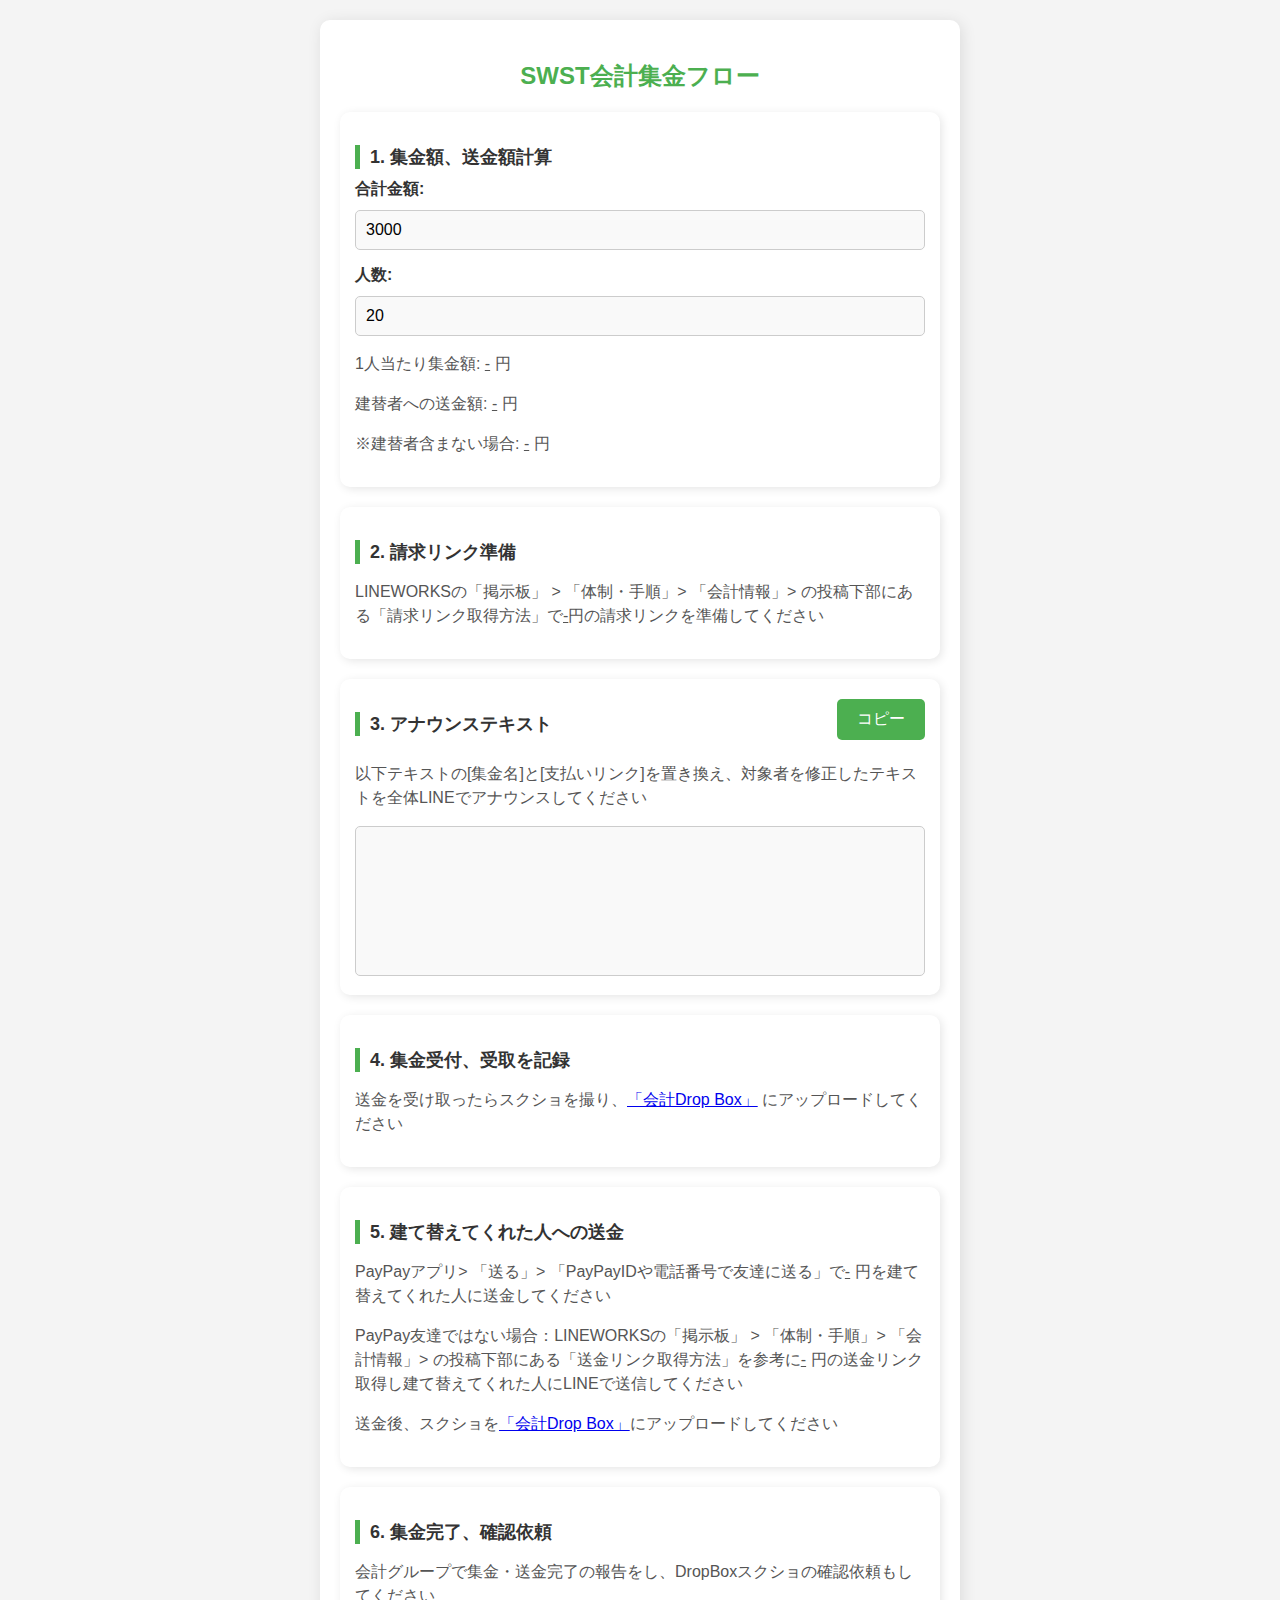
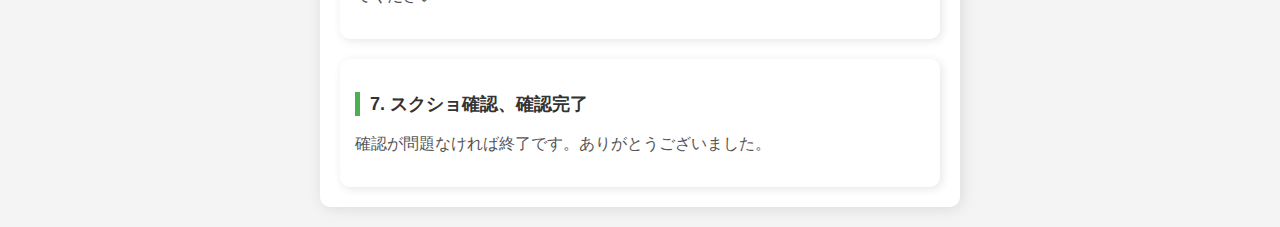
<file: index.html>
<!DOCTYPE html>
<html lang="ja">
  <head>
    <meta charset="UTF-8" />
    <meta
      name="viewport"
      content="width=device-width, initial-scale=1.0, user-scalable=no"
    />
    <title>SWST会計集金フロー</title>
    <link rel="stylesheet" href="style.css" />
  </head>
  <body>
    <div class="container">
      <h2>SWST会計集金フロー</h2>

      <div class="procedure">
        <h3>1. 集金額、送金額計算</h3>
        <div class="input-group">
          <label for="totalAmount">合計金額:</label>
          <input type="tel" id="totalAmount" placeholder="金額を入力" />
          <p id="totalAmountError" class="error-message">
            正しい金額を入力してください。
          </p>
        </div>

        <div class="input-group">
          <label for="numPeople">人数:</label>
          <input type="tel" id="numPeople" placeholder="人数を入力" />
          <p id="numPeopleError" class="error-message">
            正しい人数を入力してください。
          </p>
          <p id="invalidPeopleError" class="error-message">
            人数は合計金額以下である必要があります。
          </p>
        </div>

        <p>1人当たり集金額: <span name="perPerson">-</span> 円</p>
        <p>建替者への送金額: <span name="totalToSendReduce">-</span> 円</p>
        <p>※建替者含まない場合: <span name="totalToSend">-</span> 円</p>
      </div>

      <div class="procedure">
        <h3>2. 請求リンク準備</h3>
        <p>
          LINEWORKSの「掲示板」 > 「体制・手順」> 「会計情報」>
          の投稿下部にある「請求リンク取得方法」で<span name="perPerson">-</span
          >円の請求リンクを準備してください
        </p>
      </div>

      <div class="procedure">
        <div class="announcement-header">
          <h3>3. アナウンステキスト</h3>
          <button class="copy-button" onclick="copyToClipboard()">
            コピー
          </button>
        </div>
        <p>
          以下テキストの[集金名]と[支払いリンク]を置き換え、対象者を修正したテキストを全体LINEでアナウンスしてください
        </p>
        <textarea id="announcementText" readonly></textarea>
      </div>

      <div class="procedure">
        <h3>4. 集金受付、受取を記録</h3>
        <p>
          送金を受け取ったらスクショを撮り、<a
            href="https://www.dropbox.com/sh/sic3lff8eg0435x/AABU9P81jek7OIOLNSYYqpEma?dl=0"
            target="_blank"
            >「会計Drop Box」</a
          >
          にアップロードしてください
        </p>
      </div>

      <div class="procedure">
        <h3>5. 建て替えてくれた人への送金</h3>
        <p>
          PayPayアプリ> 「送る」> 「PayPayIDや電話番号で友達に送る」で<span
            name="totalToSendReduce"
            >-</span
          >
          円を建て替えてくれた人に送金してください
        </p>
        <p>
          PayPay友達ではない場合：LINEWORKSの「掲示板」 > 「体制・手順」>
          「会計情報」> の投稿下部にある「送金リンク取得方法」を参考に<span
            name="totalToSendReduce"
            >-</span
          >
          円の送金リンク取得し建て替えてくれた人にLINEで送信してください
        </p>
        <p>
          送金後、スクショを<a
            href="https://www.dropbox.com/sh/sic3lff8eg0435x/AABU9P81jek7OIOLNSYYqpEma?dl=0"
            target="_blank"
            >「会計Drop Box」</a
          >にアップロードしてください
        </p>
      </div>

      <div class="procedure">
        <h3>6. 集金完了、確認依頼</h3>
        <p>
          会計グループで集金・送金完了の報告をし、DropBoxスクショの確認依頼もしてください
        </p>
      </div>

      <div class="procedure">
        <h3>7. スクショ確認、確認完了</h3>
        <p>確認が問題なければ終了です。ありがとうございました。</p>
      </div>
    </div>

    <script src="script.js"></script>
  </body>
</html>
</file>
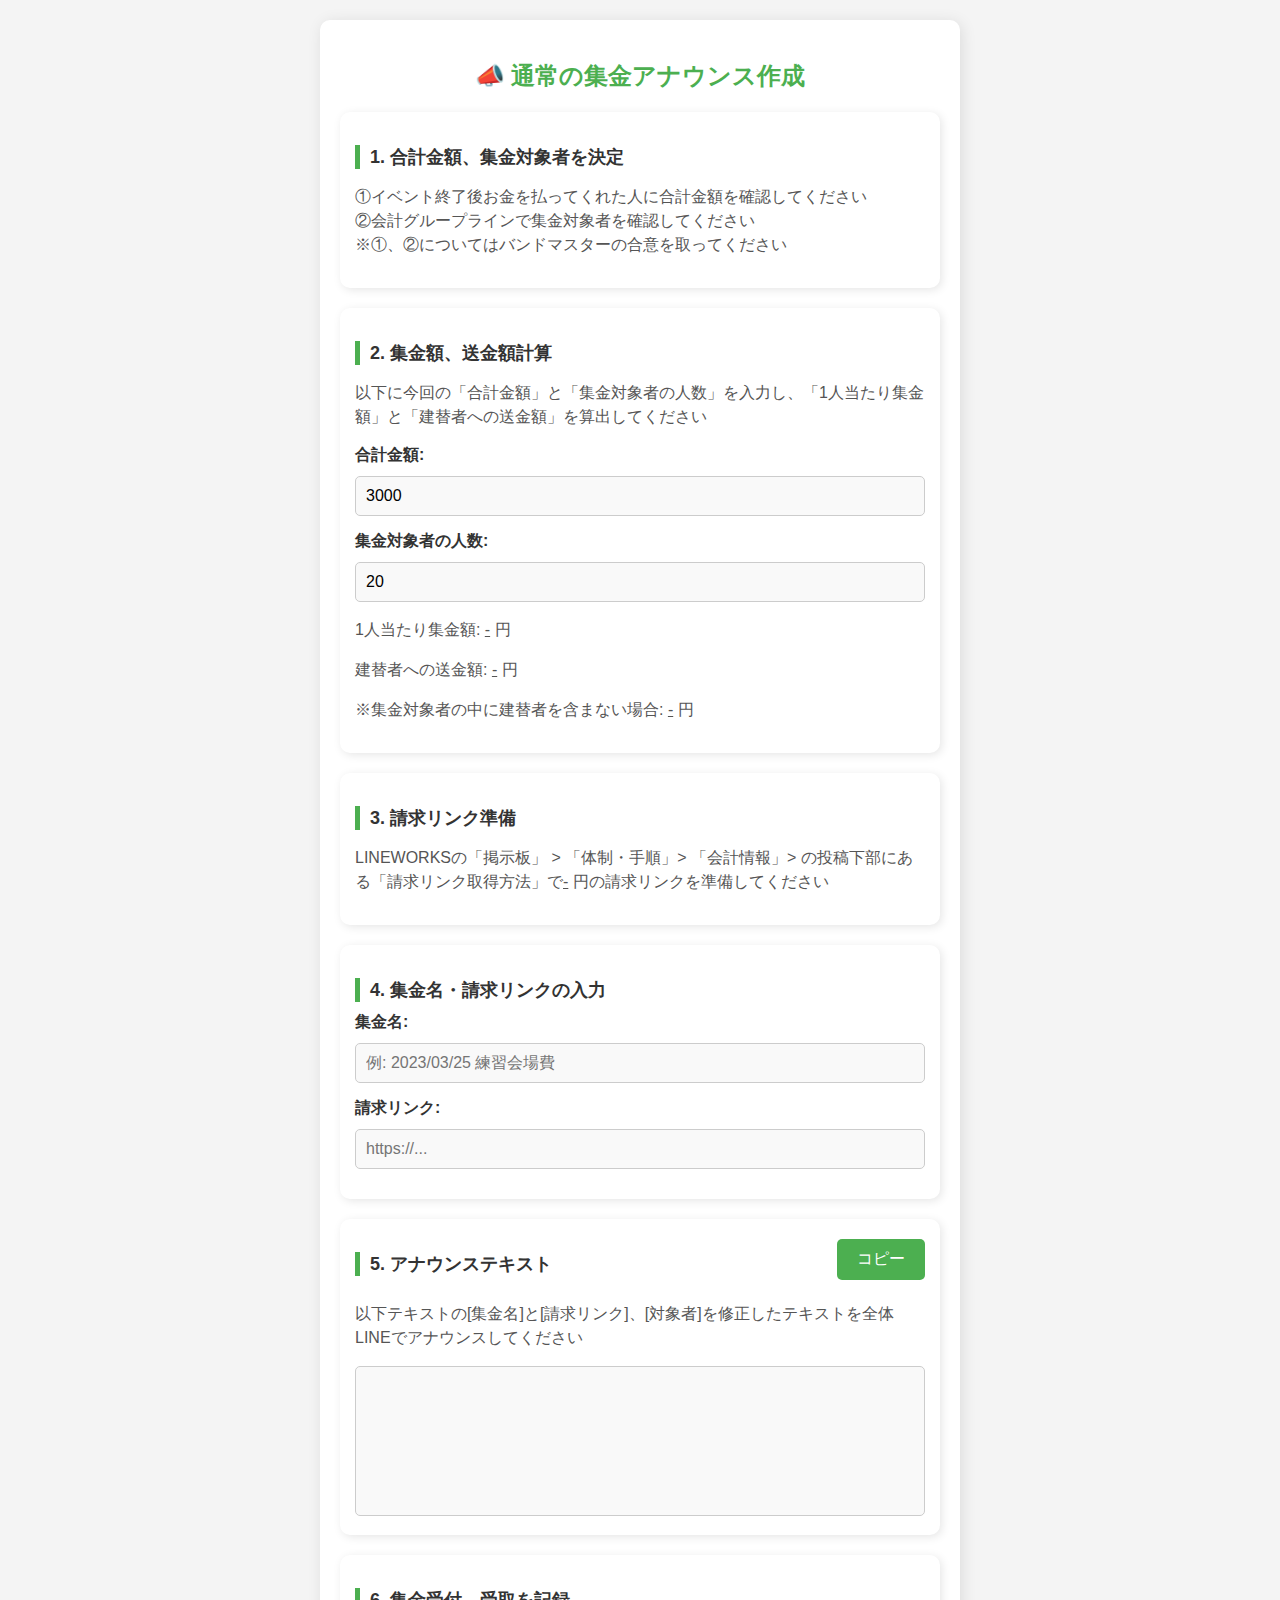
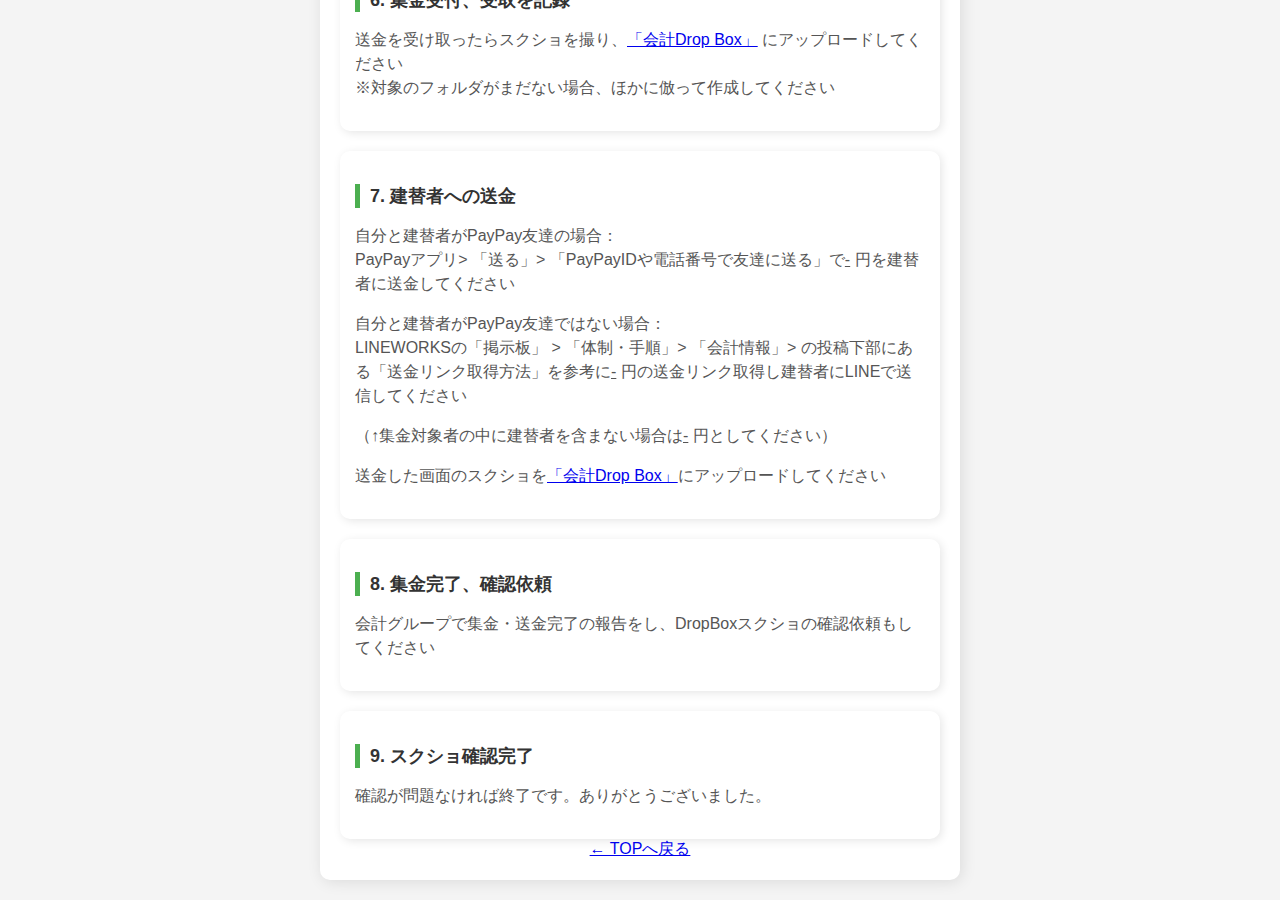
<file: announce.html>
<!DOCTYPE html>
<html lang="ja">
  <head>
    <meta charset="UTF-8" />
    <meta
      name="viewport"
      content="width=device-width, initial-scale=1.0, user-scalable=no"
    />
    <title>📣 通常の集金アナウンス作成</title>
    <link rel="stylesheet" href="style.css" />
  </head>
  <body>
    <div class="container">
      <h2>📣 通常の集金アナウンス作成</h2>

      <div class="procedure">
        <h3>1. 合計金額、集金対象者を決定</h3>
        <p>
          ①イベント終了後お金を払ってくれた人に合計金額を確認してください<br />
          ②会計グループラインで集金対象者を確認してください<br />
          ※①、②についてはバンドマスターの合意を取ってください
        </p>
      </div>

      <div class="procedure">
        <h3>2. 集金額、送金額計算</h3>
        <div class="input-group">
          <p>
            以下に今回の「合計金額」と「集金対象者の人数」を入力し、「1人当たり集金額」と「建替者への送金額」を算出してください
          </p>
          <label for="totalAmount">合計金額:</label>
          <input type="tel" id="totalAmount" placeholder="金額を入力" />
          <p id="totalAmountError" class="error-message">
            正しい金額を入力してください。
          </p>
        </div>

        <div class="input-group">
          <label for="numPeople">集金対象者の人数:</label>
          <input type="tel" id="numPeople" placeholder="人数を入力" />
          <p id="numPeopleError" class="error-message">
            正しい人数を入力してください。
          </p>
          <p id="invalidPeopleError" class="error-message">
            人数は合計金額以下である必要があります。
          </p>
        </div>

        <p>1人当たり集金額: <span name="perPerson">-</span> 円</p>
        <p>建替者への送金額: <span name="totalToSendReduce">-</span> 円</p>
        <p>
          ※集金対象者の中に建替者を含まない場合:
          <span name="totalToSend">-</span> 円
        </p>
      </div>

      <div class="procedure">
        <h3>3. 請求リンク準備</h3>
        <p>
          LINEWORKSの「掲示板」 > 「体制・手順」> 「会計情報」>
          の投稿下部にある「請求リンク取得方法」で<span name="perPerson"
            >-</span
          >
          円の請求リンクを準備してください
        </p>
      </div>

      <div class="procedure">
        <h3>4. 集金名・請求リンクの入力</h3>
        <div class="input-group">
          <label for="collectionName">集金名:</label>
          <input
            type="text"
            id="collectionName"
            placeholder="例: 2023/03/25 練習会場費"
          />
        </div>
        <div class="input-group">
          <label for="paymentLink">請求リンク:</label>
          <input type="text" id="paymentLink" placeholder="https://..." />
        </div>
      </div>

      <div class="procedure">
        <div class="announcement-header">
          <h3>5. アナウンステキスト</h3>
          <button class="copy-button" onclick="copyToClipboard()">
            コピー
          </button>
        </div>
        <p>
          以下テキストの[集金名]と[請求リンク]、[対象者]を修正したテキストを全体LINEでアナウンスしてください
        </p>
        <textarea id="announcementText" readonly></textarea>
      </div>

      <div class="procedure">
        <h3>6. 集金受付、受取を記録</h3>
        <p>
          送金を受け取ったらスクショを撮り、<a
            href="https://www.dropbox.com/sh/sic3lff8eg0435x/AABU9P81jek7OIOLNSYYqpEma?dl=0"
            target="_blank"
            >「会計Drop Box」</a
          >
          にアップロードしてください<br />
          ※対象のフォルダがまだない場合、ほかに倣って作成してください
        </p>
      </div>

      <div class="procedure">
        <h3>7. 建替者への送金</h3>
        <p>
          自分と建替者がPayPay友達の場合：<br />PayPayアプリ> 「送る」>
          「PayPayIDや電話番号で友達に送る」で<span name="totalToSendReduce"
            >-</span
          >
          円を建替者に送金してください
        </p>
        <p>
          自分と建替者がPayPay友達ではない場合：<br />LINEWORKSの「掲示板」 >
          「体制・手順」> 「会計情報」>
          の投稿下部にある「送金リンク取得方法」を参考に<span
            name="totalToSendReduce"
            >-</span
          >
          円の送金リンク取得し建替者にLINEで送信してください
        </p>
        <p>
          （↑集金対象者の中に建替者を含まない場合は<span name="totalToSend"
            >-</span
          >
          円としてください）
        </p>
        <p>
          送金した画面のスクショを<a
            href="https://www.dropbox.com/sh/sic3lff8eg0435x/AABU9P81jek7OIOLNSYYqpEma?dl=0"
            target="_blank"
            >「会計Drop Box」</a
          >にアップロードしてください
        </p>
      </div>

      <div class="procedure">
        <h3>8. 集金完了、確認依頼</h3>
        <p>
          会計グループで集金・送金完了の報告をし、DropBoxスクショの確認依頼もしてください
        </p>
      </div>

      <div class="procedure">
        <h3>9. スクショ確認完了</h3>
        <p>確認が問題なければ終了です。ありがとうございました。</p>
      </div>
      <a class="back-link" href="index.html">← TOPへ戻る</a>
    </div>

    <script src="script.js"></script>
  </body>
</html>
</file>
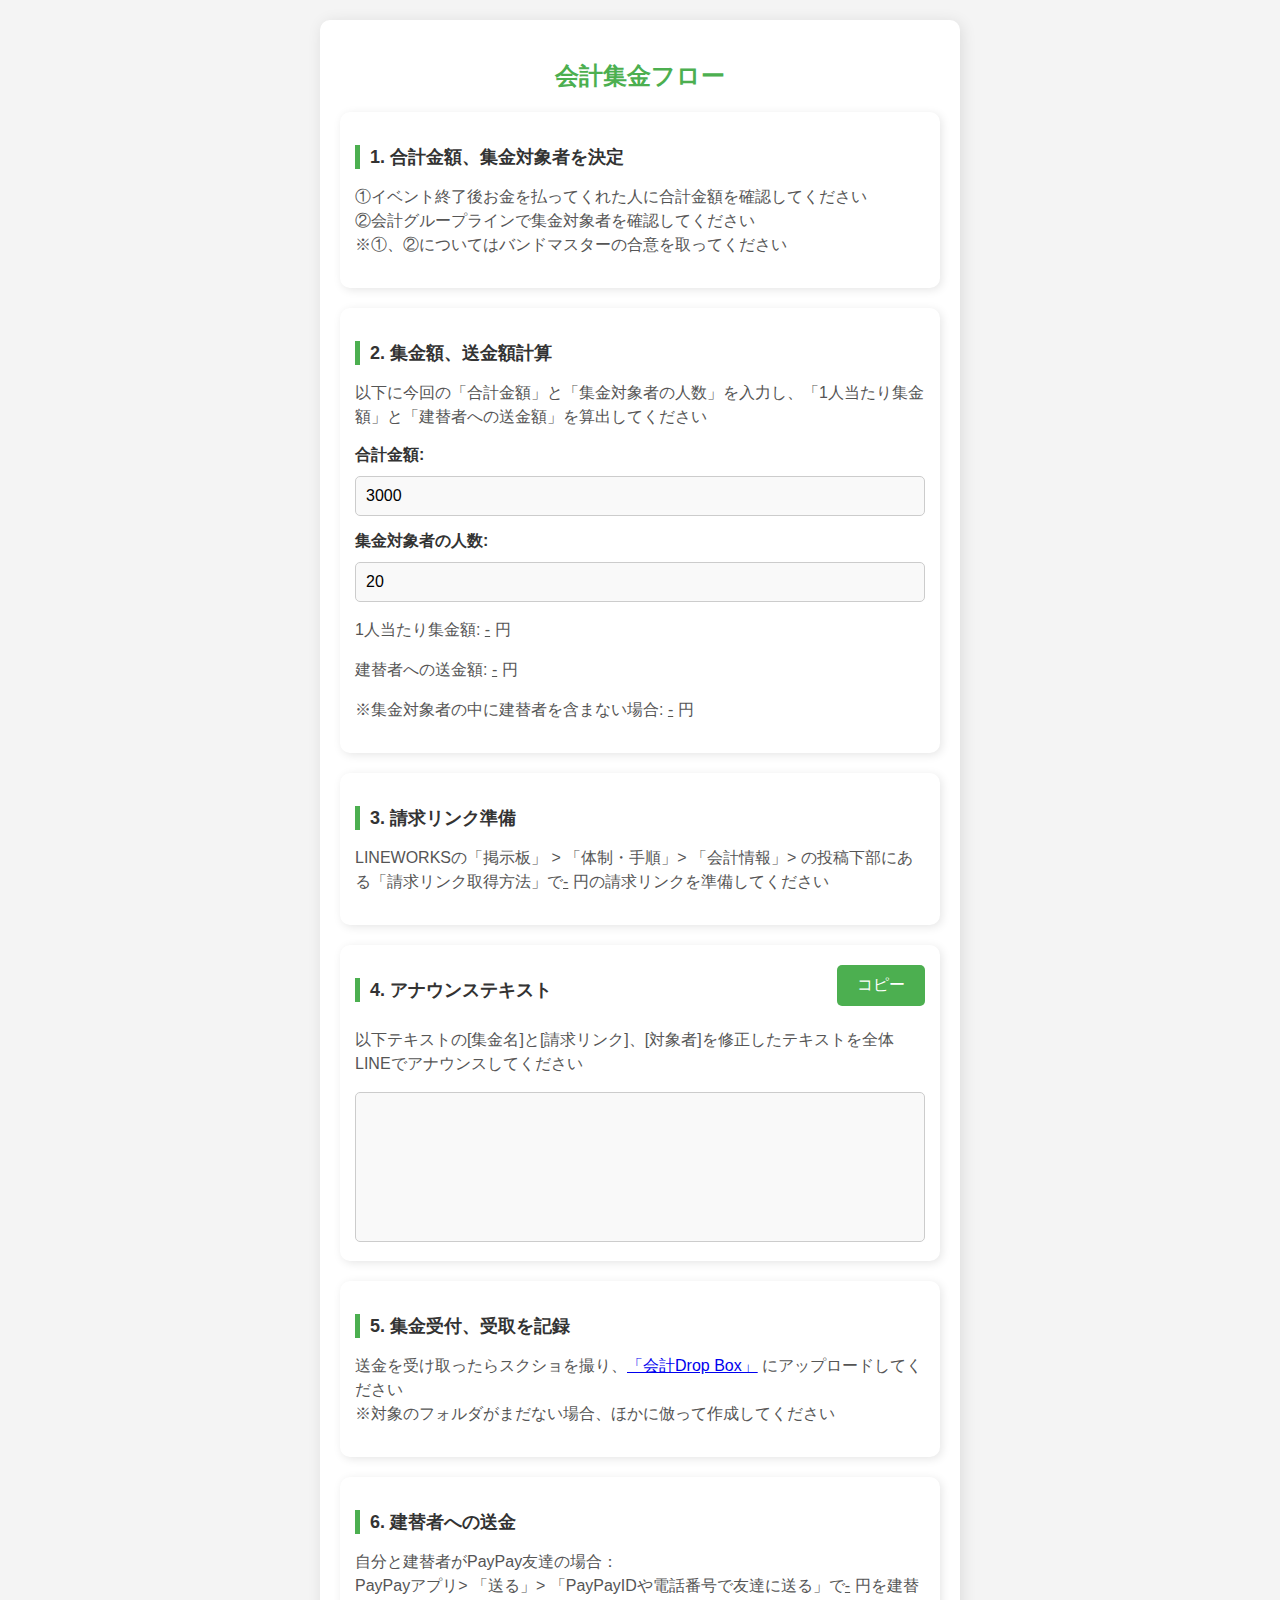
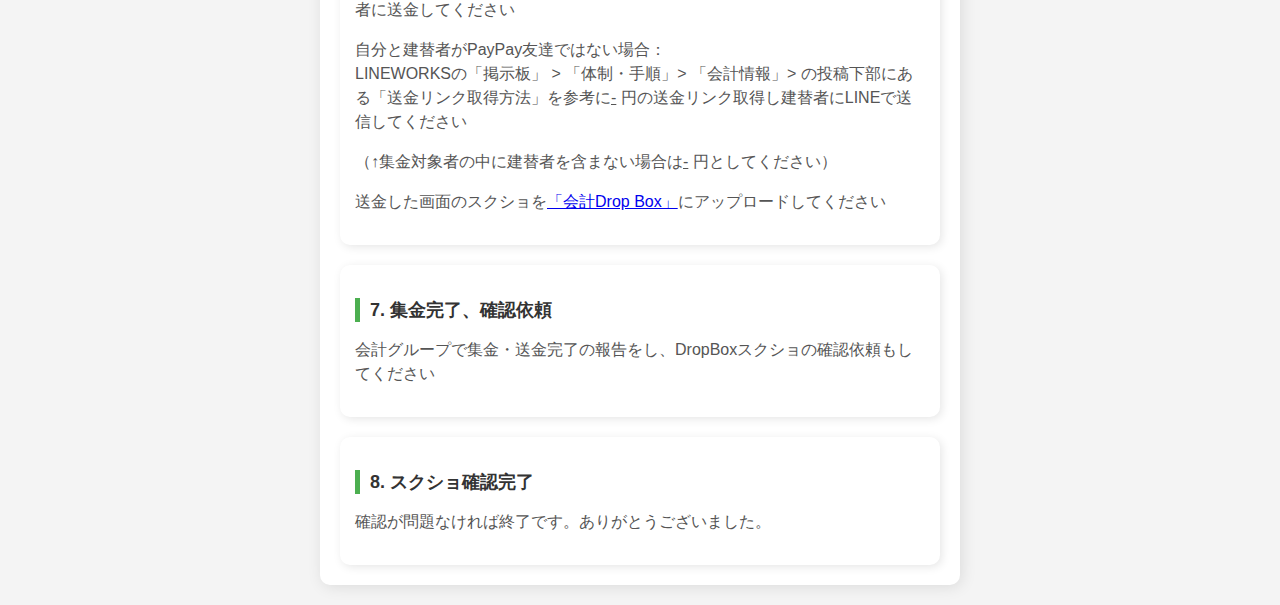
<file: collect-manual.html>
<!DOCTYPE html>
<html lang="ja">
  <head>
    <meta charset="UTF-8" />
    <meta
      name="viewport"
      content="width=device-width, initial-scale=1.0, user-scalable=no"
    />
    <title>会計集金フロー</title>
    <link rel="stylesheet" href="style.css" />
  </head>
  <body>
    <div class="container">
      <h2>会計集金フロー</h2>

      <div class="procedure">
        <h3>1. 合計金額、集金対象者を決定</h3>
        <p>
          ①イベント終了後お金を払ってくれた人に合計金額を確認してください<br />
          ②会計グループラインで集金対象者を確認してください<br />
          ※①、②についてはバンドマスターの合意を取ってください
        </p>
      </div>

      <div class="procedure">
        <h3>2. 集金額、送金額計算</h3>
        <div class="input-group">
          <p>
            以下に今回の「合計金額」と「集金対象者の人数」を入力し、「1人当たり集金額」と「建替者への送金額」を算出してください
          </p>
          <label for="totalAmount">合計金額:</label>
          <input type="tel" id="totalAmount" placeholder="金額を入力" />
          <p id="totalAmountError" class="error-message">
            正しい金額を入力してください。
          </p>
        </div>

        <div class="input-group">
          <label for="numPeople">集金対象者の人数:</label>
          <input type="tel" id="numPeople" placeholder="人数を入力" />
          <p id="numPeopleError" class="error-message">
            正しい人数を入力してください。
          </p>
          <p id="invalidPeopleError" class="error-message">
            人数は合計金額以下である必要があります。
          </p>
        </div>

        <p>1人当たり集金額: <span name="perPerson">-</span> 円</p>
        <p>建替者への送金額: <span name="totalToSendReduce">-</span> 円</p>
        <p>
          ※集金対象者の中に建替者を含まない場合:
          <span name="totalToSend">-</span> 円
        </p>
      </div>

      <div class="procedure">
        <h3>3. 請求リンク準備</h3>
        <p>
          LINEWORKSの「掲示板」 > 「体制・手順」> 「会計情報」>
          の投稿下部にある「請求リンク取得方法」で<span name="perPerson"
            >-</span
          >
          円の請求リンクを準備してください
        </p>
      </div>

      <div class="procedure">
        <div class="announcement-header">
          <h3>4. アナウンステキスト</h3>
          <button class="copy-button" onclick="copyToClipboard()">
            コピー
          </button>
        </div>
        <p>
          以下テキストの[集金名]と[請求リンク]、[対象者]を修正したテキストを全体LINEでアナウンスしてください
        </p>
        <textarea id="announcementText" readonly></textarea>
      </div>

      <div class="procedure">
        <h3>5. 集金受付、受取を記録</h3>
        <p>
          送金を受け取ったらスクショを撮り、<a
            href="https://www.dropbox.com/sh/sic3lff8eg0435x/AABU9P81jek7OIOLNSYYqpEma?dl=0"
            target="_blank"
            >「会計Drop Box」</a
          >
          にアップロードしてください<br />
          ※対象のフォルダがまだない場合、ほかに倣って作成してください
        </p>
      </div>

      <div class="procedure">
        <h3>6. 建替者への送金</h3>
        <p>
          自分と建替者がPayPay友達の場合：<br />PayPayアプリ> 「送る」>
          「PayPayIDや電話番号で友達に送る」で<span name="totalToSendReduce"
            >-</span
          >
          円を建替者に送金してください
        </p>
        <p>
          自分と建替者がPayPay友達ではない場合：<br />LINEWORKSの「掲示板」 >
          「体制・手順」> 「会計情報」>
          の投稿下部にある「送金リンク取得方法」を参考に<span
            name="totalToSendReduce"
            >-</span
          >
          円の送金リンク取得し建替者にLINEで送信してください
        </p>
        <p>
          （↑集金対象者の中に建替者を含まない場合は<span name="totalToSend"
            >-</span
          >
          円としてください）
        </p>
        <p>
          送金した画面のスクショを<a
            href="https://www.dropbox.com/sh/sic3lff8eg0435x/AABU9P81jek7OIOLNSYYqpEma?dl=0"
            target="_blank"
            >「会計Drop Box」</a
          >にアップロードしてください
        </p>
      </div>

      <div class="procedure">
        <h3>7. 集金完了、確認依頼</h3>
        <p>
          会計グループで集金・送金完了の報告をし、DropBoxスクショの確認依頼もしてください
        </p>
      </div>

      <div class="procedure">
        <h3>8. スクショ確認完了</h3>
        <p>確認が問題なければ終了です。ありがとうございました。</p>
      </div>
    </div>

    <script src="script.js"></script>
  </body>
</html>
</file>
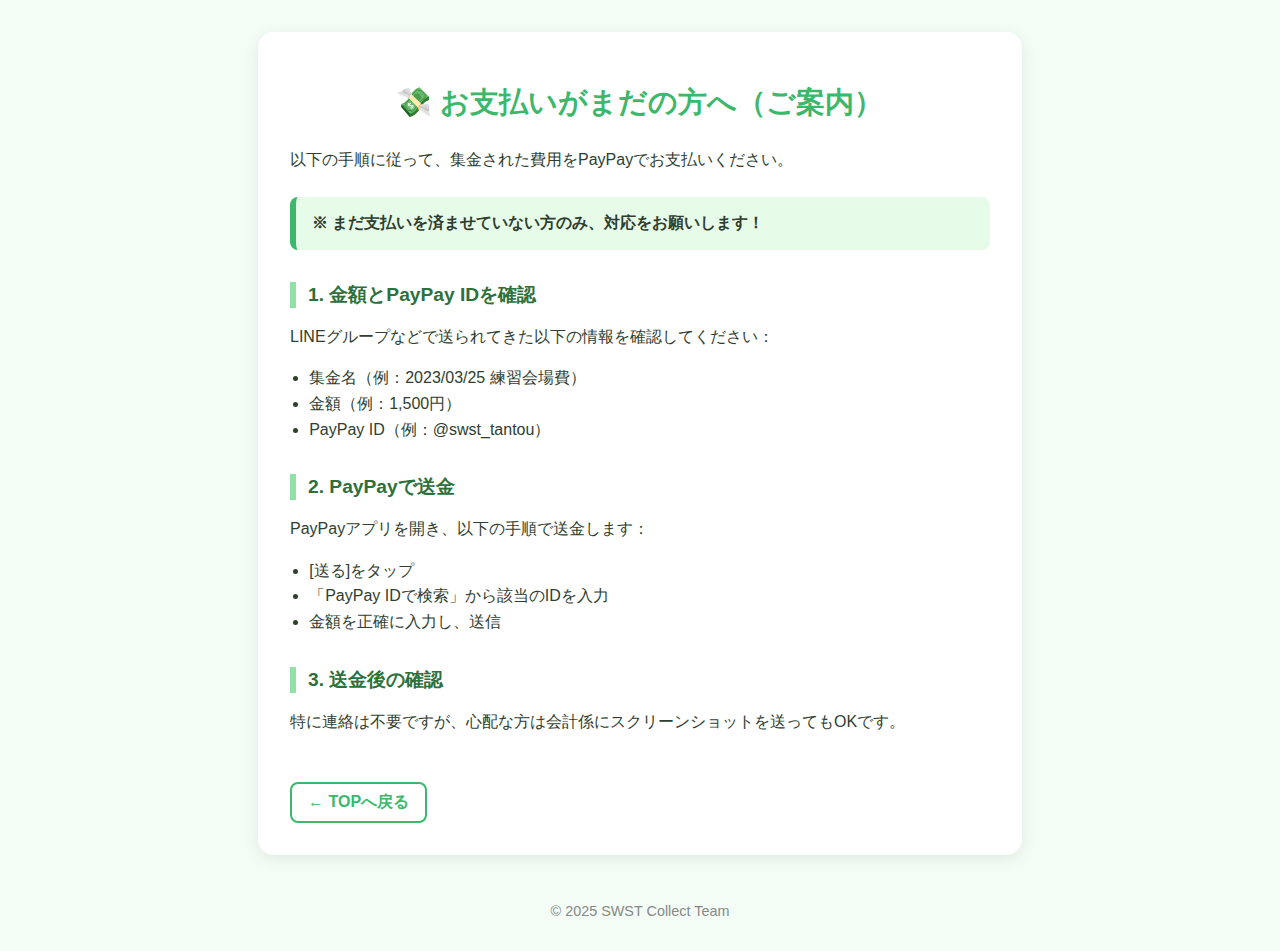
<file: how-to-pay.html>
<!DOCTYPE html>
<html lang="ja">
  <head>
    <meta charset="UTF-8" />
    <meta name="viewport" content="width=device-width, initial-scale=1.0" />
    <title>お支払いがまだの方へ（ご案内）</title>
    <style>
      body {
        font-family: 'Helvetica Neue', sans-serif;
        background-color: #f3fdf6;
        color: #2f3e2f;
        margin: 0;
        padding: 2rem;
      }

      .container {
        max-width: 700px;
        margin: auto;
        background: #ffffff;
        padding: 2rem;
        border-radius: 16px;
        box-shadow: 0 4px 16px rgba(0, 0, 0, 0.08);
      }

      h1 {
        text-align: center;
        font-size: 1.8rem;
        color: #3bb86b;
        margin-bottom: 1.5rem;
      }

      h2 {
        font-size: 1.2rem;
        color: #2d703b;
        margin-top: 2rem;
        border-left: 6px solid #91e0a4;
        padding-left: 0.75rem;
      }

      p,
      li {
        line-height: 1.6;
        font-size: 1rem;
      }

      ul {
        padding-left: 1.2rem;
      }

      .highlight-box {
        background-color: #e7fbe9;
        border-left: 6px solid #3bb86b;
        padding: 1rem;
        margin: 1.5rem 0;
        border-radius: 8px;
      }

      footer {
        text-align: center;
        margin-top: 3rem;
        font-size: 0.9rem;
        color: #888;
      }

      .back-link {
        display: inline-block;
        margin-top: 2rem;
        text-decoration: none;
        color: #3bb86b;
        font-weight: bold;
        border: 2px solid #3bb86b;
        padding: 0.5rem 1rem;
        border-radius: 8px;
        transition: background 0.2s ease;
      }

      .back-link:hover {
        background-color: #d8f7de;
      }
    </style>
  </head>
  <body>
    <div class="container">
      <h1>💸 お支払いがまだの方へ（ご案内）</h1>

      <p>以下の手順に従って、集金された費用をPayPayでお支払いください。</p>

      <div class="highlight-box">
        <strong
          >※ まだ支払いを済ませていない方のみ、対応をお願いします！</strong
        >
      </div>

      <h2>1. 金額とPayPay IDを確認</h2>
      <p>LINEグループなどで送られてきた以下の情報を確認してください：</p>
      <ul>
        <li>集金名（例：2023/03/25 練習会場費）</li>
        <li>金額（例：1,500円）</li>
        <li>PayPay ID（例：@swst_tantou）</li>
      </ul>

      <h2>2. PayPayで送金</h2>
      <p>PayPayアプリを開き、以下の手順で送金します：</p>
      <ul>
        <li>[送る]をタップ</li>
        <li>「PayPay IDで検索」から該当のIDを入力</li>
        <li>金額を正確に入力し、送信</li>
      </ul>

      <h2>3. 送金後の確認</h2>
      <p>
        特に連絡は不要ですが、心配な方は会計係にスクリーンショットを送ってもOKです。
      </p>

      <a class="back-link" href="index.html">← TOPへ戻る</a>
    </div>

    <footer>&copy; 2025 SWST Collect Team</footer>
  </body>
</html>
</file>
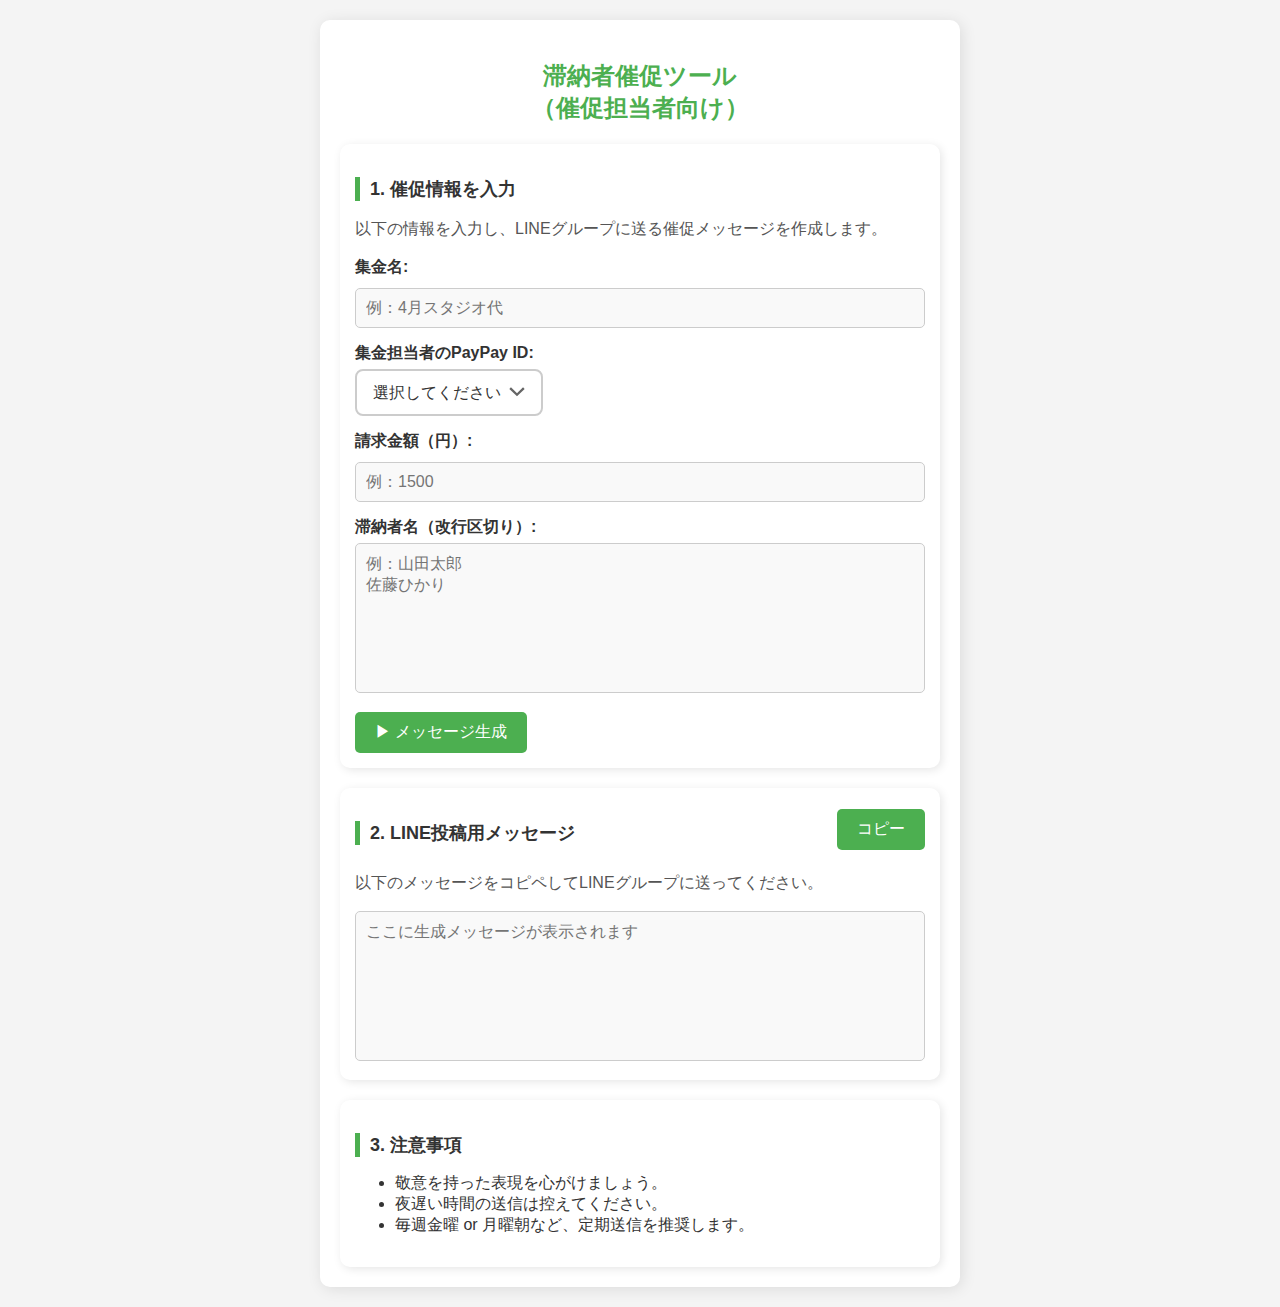
<file: non-payer-remaind.html>
<!DOCTYPE html>
<html lang="ja">
  <head>
    <meta charset="UTF-8" />
    <meta name="viewport" content="width=device-width, initial-scale=1.0" />
    <title>滞納者催促ツール</title>
    <link rel="stylesheet" href="style.css" />
  </head>
  <body>
    <div class="container">
      <h2>滞納者催促ツール<br />（催促担当者向け）</h2>

      <div class="procedure">
        <h3>1. 催促情報を入力</h3>
        <p>
          以下の情報を入力し、LINEグループに送る催促メッセージを作成します。
        </p>

        <div class="input-group">
          <label for="collectionName">集金名:</label>
          <input
            type="text"
            id="collectionName"
            placeholder="例：4月スタジオ代"
          />
        </div>

        <div class="input-group">
          <label for="paypayId">集金担当者のPayPay ID:</label>
          <select id="paypayId">
            <option value="" disabled selected>選択してください</option>
            <option value="example_id1">example_id1</option>
            <option value="example_id2">example_id2</option>
            <option value="example_id3">example_id3</option>
          </select>
        </div>

        <div class="input-group">
          <label for="amount">請求金額（円）:</label>
          <input type="number" id="amount" placeholder="例：1500" />
        </div>

        <div class="input-group">
          <label for="names">滞納者名（改行区切り）:</label>
          <textarea
            id="names"
            rows="5"
            placeholder="例：山田太郎&#10;佐藤ひかり"
          ></textarea>
        </div>

        <button class="copy-button" onclick="generateMessage()">
          ▶ メッセージ生成
        </button>
      </div>

      <div class="procedure">
        <div class="announcement-header">
          <h3>2. LINE投稿用メッセージ</h3>
          <button class="copy-button" onclick="copyToClipboard()">
            コピー
          </button>
        </div>
        <p>以下のメッセージをコピペしてLINEグループに送ってください。</p>
        <textarea
          id="output"
          readonly
          rows="10"
          placeholder="ここに生成メッセージが表示されます"
        ></textarea>
      </div>

      <div class="procedure">
        <h3>3. 注意事項</h3>
        <ul>
          <li>敬意を持った表現を心がけましょう。</li>
          <li>夜遅い時間の送信は控えてください。</li>
          <li>毎週金曜 or 月曜朝など、定期送信を推奨します。</li>
        </ul>
      </div>
    </div>

    <script>
      function generateMessage() {
        const title = document.getElementById('collectionName').value.trim();
        const amount = document.getElementById('amount').value.trim();
        const payid = document.getElementById('paypayId').value.trim();
        const names = document.getElementById('names').value.trim();
        const link =
          'https://tappy-heartful.github.io/swst-collect-money/how-to-pay.html';

        const message = `📢【未払いのお知らせ】

お疲れ様です。
まだ「${title}」の集金が確認できていません👇

■ 集金名：${title}
■ 金額：${amount}円
■ PayPay ID：@${payid}

【滞納者一覧】
${names}

🔗 支払い方法はこちら：
${link}

お手数ですが早めの対応をお願いします🙇‍♀️🙇`;

        document.getElementById('output').value = message;
      }

      function copyToClipboard() {
        const text = document.getElementById('output').value;
        navigator.clipboard
          .writeText(text)
          .then(() => {
            alert('コピーしました！');
          })
          .catch(() => {
            alert('コピーに失敗しました');
          });
      }
    </script>
  </body>
</html>
</file>
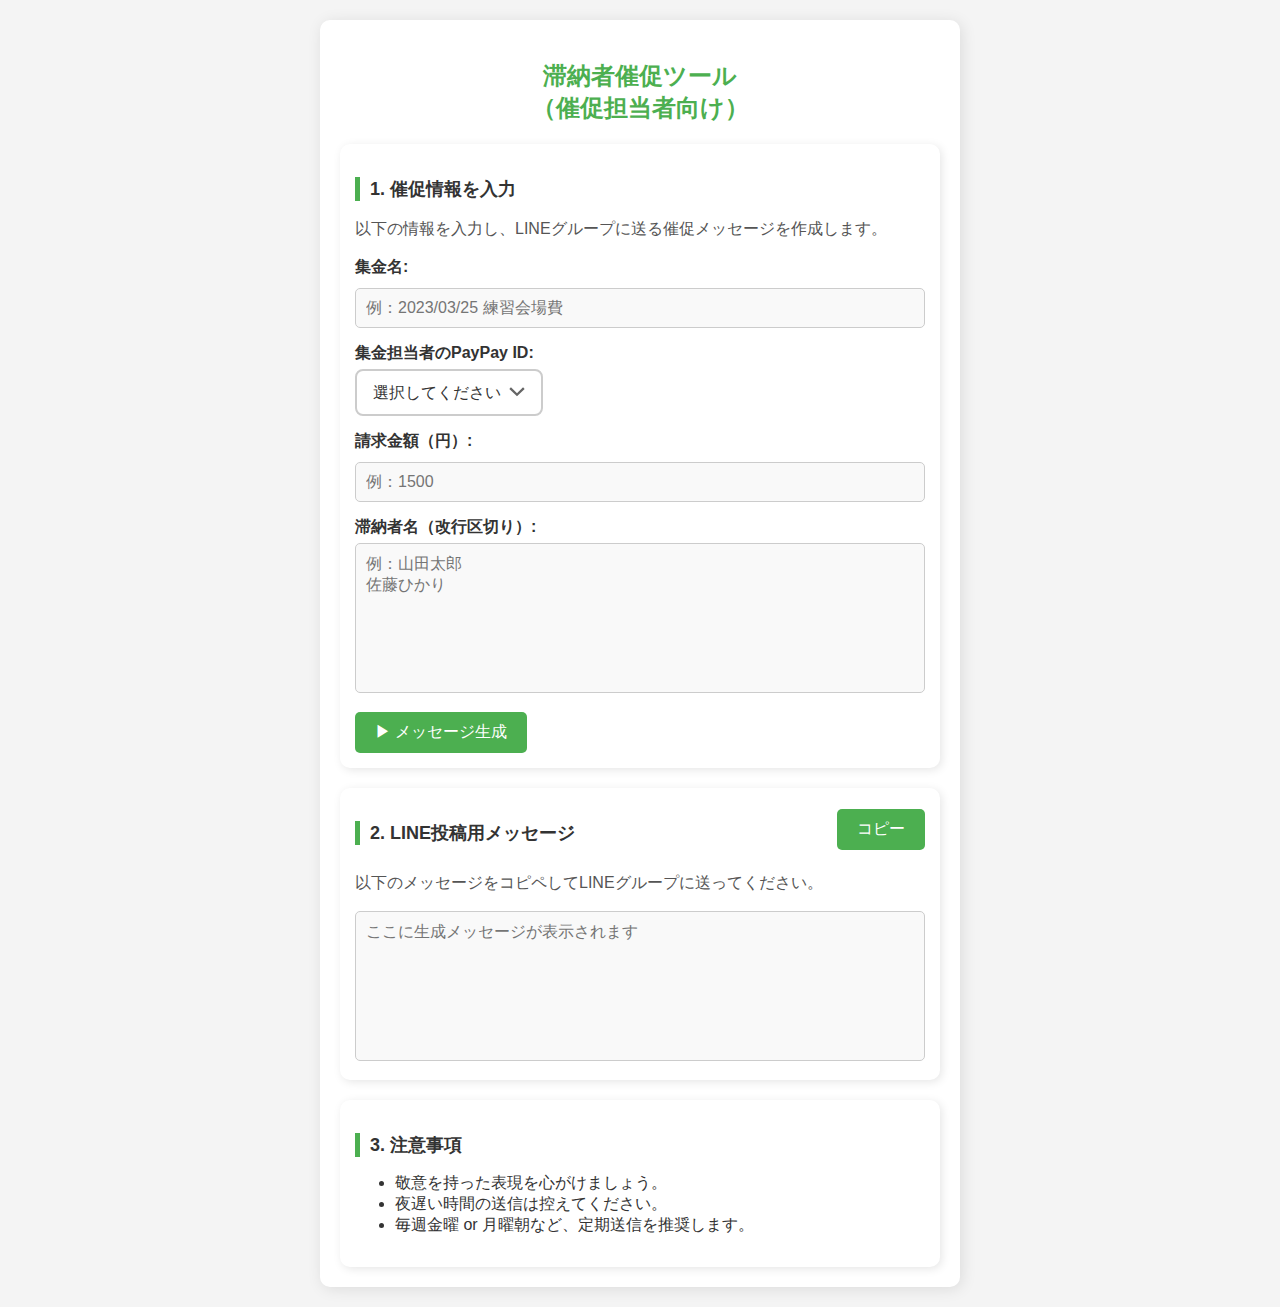
<file: remaind-manual.html>
<!DOCTYPE html>
<html lang="ja">
  <head>
    <meta charset="UTF-8" />
    <meta name="viewport" content="width=device-width, initial-scale=1.0" />
    <title>滞納者催促ツール</title>
    <link rel="stylesheet" href="style.css" />
  </head>
  <body>
    <div class="container">
      <h2>滞納者催促ツール<br />（催促担当者向け）</h2>

      <div class="procedure">
        <h3>1. 催促情報を入力</h3>
        <p>
          以下の情報を入力し、LINEグループに送る催促メッセージを作成します。
        </p>

        <div class="input-group">
          <label for="collectionName">集金名:</label>
          <input
            type="text"
            id="collectionName"
            placeholder="例：2023/03/25 練習会場費"
          />
        </div>

        <div class="input-group">
          <label for="paypayId">集金担当者のPayPay ID:</label>
          <select id="paypayId">
            <option value="" disabled selected>選択してください</option>
            <option value="example_id1">example_id1</option>
            <option value="example_id2">example_id2</option>
            <option value="example_id3">example_id3</option>
          </select>
        </div>

        <div class="input-group">
          <label for="amount">請求金額（円）:</label>
          <input type="number" id="amount" placeholder="例：1500" />
        </div>

        <div class="input-group">
          <label for="names">滞納者名（改行区切り）:</label>
          <textarea
            id="names"
            rows="5"
            placeholder="例：山田太郎&#10;佐藤ひかり"
          ></textarea>
        </div>

        <button class="copy-button" onclick="generateMessage()">
          ▶ メッセージ生成
        </button>
      </div>

      <div class="procedure">
        <div class="announcement-header">
          <h3>2. LINE投稿用メッセージ</h3>
          <button class="copy-button" onclick="copyToClipboard()">
            コピー
          </button>
        </div>
        <p>以下のメッセージをコピペしてLINEグループに送ってください。</p>
        <textarea
          id="output"
          readonly
          rows="10"
          placeholder="ここに生成メッセージが表示されます"
        ></textarea>
      </div>

      <div class="procedure">
        <h3>3. 注意事項</h3>
        <ul>
          <li>敬意を持った表現を心がけましょう。</li>
          <li>夜遅い時間の送信は控えてください。</li>
          <li>毎週金曜 or 月曜朝など、定期送信を推奨します。</li>
        </ul>
      </div>
    </div>

    <script>
      function generateMessage() {
        const title = document.getElementById('collectionName').value.trim();
        const amount = document.getElementById('amount').value.trim();
        const payid = document.getElementById('paypayId').value.trim();
        const names = document.getElementById('names').value.trim();
        const link =
          'https://tappy-heartful.github.io/swst-collect-money/how-to-pay.html';

        const message = `📢【未払いのお知らせ】

お疲れ様です。
まだ「${title}」の集金が確認できていません👇

■ 集金名：${title}
■ 金額：${amount}円
■ PayPay ID：@${payid}

【滞納者一覧】
${names}

🔗 支払い方法はこちら：
${link}

お手数ですが早めの対応をお願いします🙇‍♀️🙇`;

        document.getElementById('output').value = message;
      }

      function copyToClipboard() {
        const text = document.getElementById('output').value;
        navigator.clipboard
          .writeText(text)
          .then(() => {
            alert('コピーしました！');
          })
          .catch(() => {
            alert('コピーに失敗しました');
          });
      }
    </script>
  </body>
</html>
</file>
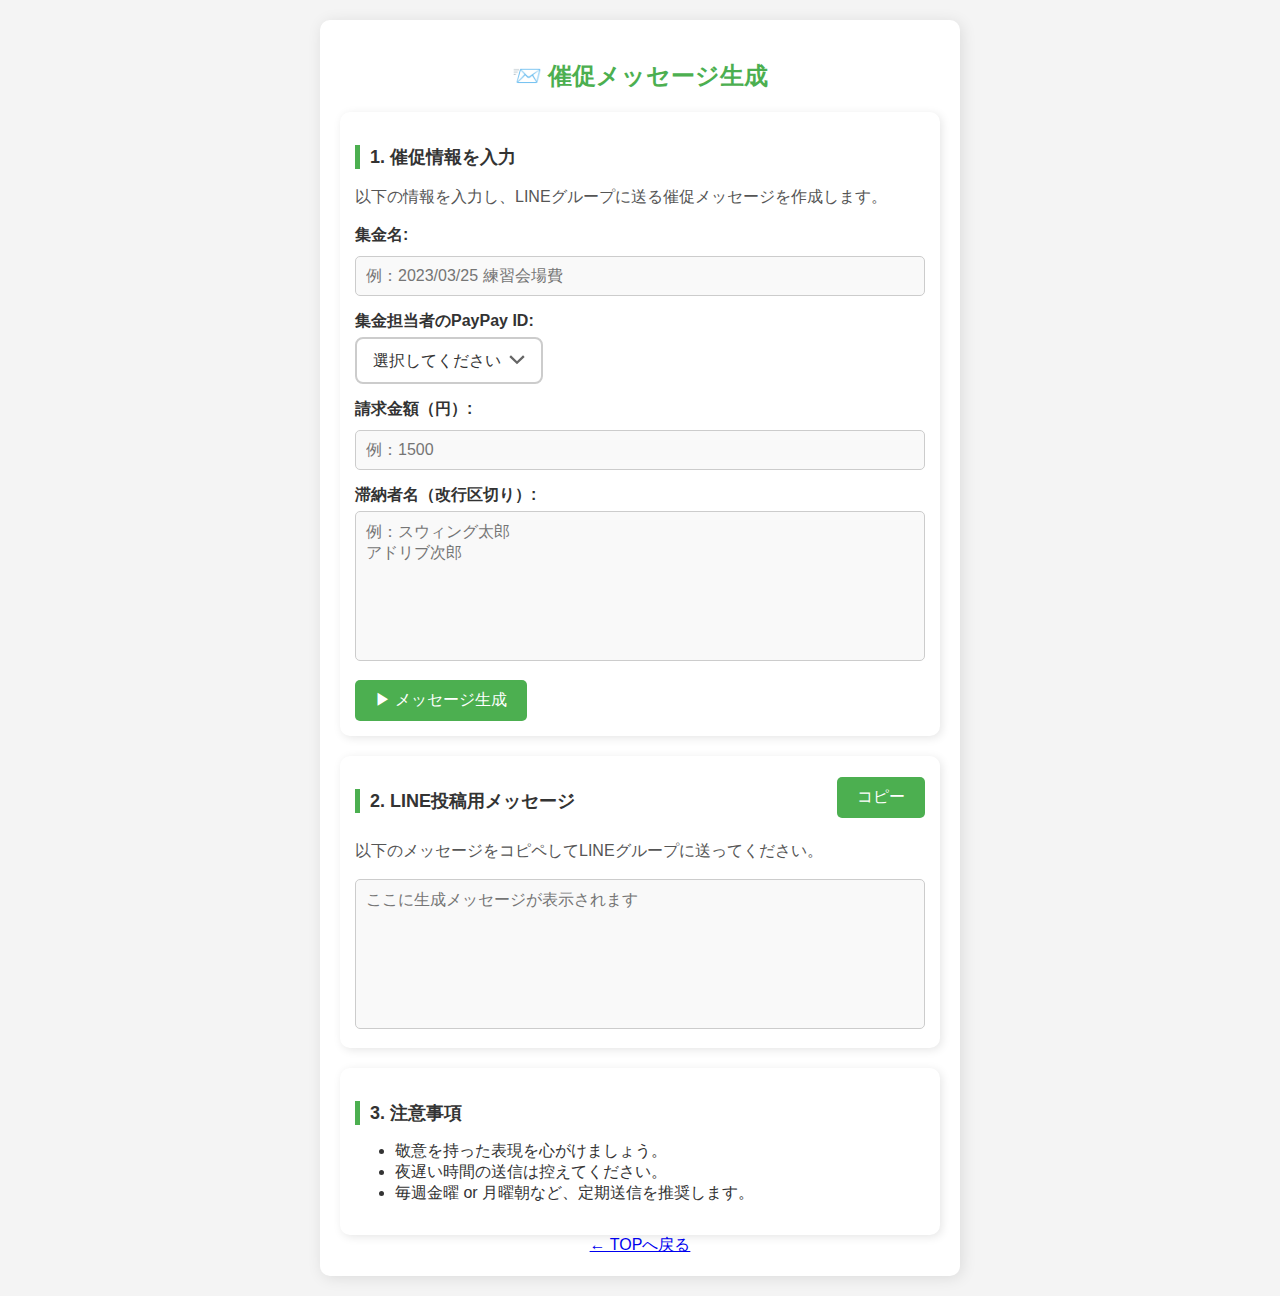
<file: remainder.html>
<!DOCTYPE html>
<html lang="ja">
  <head>
    <meta charset="UTF-8" />
    <meta name="viewport" content="width=device-width, initial-scale=1.0" />
    <title>📨 催促メッセージ生成</title>
    <link rel="stylesheet" href="style.css" />
  </head>
  <body>
    <div class="container">
      <h2>📨 催促メッセージ生成</h2>

      <div class="procedure">
        <h3>1. 催促情報を入力</h3>
        <p>
          以下の情報を入力し、LINEグループに送る催促メッセージを作成します。
        </p>

        <div class="input-group">
          <label for="collectionName">集金名:</label>
          <input
            type="text"
            id="collectionName"
            placeholder="例：2023/03/25 練習会場費"
          />
        </div>

        <div class="input-group">
          <label for="paypayId">集金担当者のPayPay ID:</label>
          <select id="paypayId">
            <option value="" disabled selected>選択してください</option>
            <option value="example_id1">example_id1</option>
            <option value="example_id2">example_id2</option>
            <option value="example_id3">example_id3</option>
          </select>
        </div>

        <div class="input-group">
          <label for="amount">請求金額（円）:</label>
          <input type="number" id="amount" placeholder="例：1500" />
        </div>

        <div class="input-group">
          <label for="names">滞納者名（改行区切り）:</label>
          <textarea
            id="names"
            rows="5"
            placeholder="例：スウィング太郎&#10;アドリブ次郎"
          ></textarea>
        </div>

        <button class="copy-button" onclick="generateMessage()">
          ▶ メッセージ生成
        </button>
      </div>

      <div class="procedure">
        <div class="announcement-header">
          <h3>2. LINE投稿用メッセージ</h3>
          <button class="copy-button" onclick="copyToClipboard()">
            コピー
          </button>
        </div>
        <p>以下のメッセージをコピペしてLINEグループに送ってください。</p>
        <textarea
          id="output"
          readonly
          rows="10"
          placeholder="ここに生成メッセージが表示されます"
        ></textarea>
      </div>

      <div class="procedure">
        <h3>3. 注意事項</h3>
        <ul>
          <li>敬意を持った表現を心がけましょう。</li>
          <li>夜遅い時間の送信は控えてください。</li>
          <li>毎週金曜 or 月曜朝など、定期送信を推奨します。</li>
        </ul>
      </div>
      <a class="back-link" href="index.html">← TOPへ戻る</a>
    </div>

    <script>
      function generateMessage() {
        const title = document.getElementById('collectionName').value.trim();
        const amount = document.getElementById('amount').value.trim();
        const payid = document.getElementById('paypayId').value.trim();
        const names = document.getElementById('names').value.trim();
        const link =
          'https://tappy-heartful.github.io/swst-collect-money/how-to-pay.html';

        const message = `📢【お支払いのお願い】

                          会計よりご連絡です🙇‍♀️
                          「${title}」について、まだお支払いの確認が取れていない方がいらっしゃるようです。

                          お手数ですが、内容をご確認のうえ、ご対応をお願いいたします🙏

                          ■ 集金名：${title}
                          ■ 金額：${amount}円
                          ■ PayPay ID：@${payid}

                          【該当の方】
                          ${names}

                          🔗 支払い方法のご案内：
                          ${link}

                          すでにお支払いいただいている場合は、行き違いでしたら申し訳ありません。その際はスルーしてください！

                          よろしくお願いいたします🌸`;

        document.getElementById('output').value = message;
      }

      function copyToClipboard() {
        const text = document.getElementById('output').value;
        navigator.clipboard
          .writeText(text)
          .then(() => {
            alert('コピーしました！');
          })
          .catch(() => {
            alert('コピーに失敗しました');
          });
      }
    </script>
  </body>
</html>
</file>
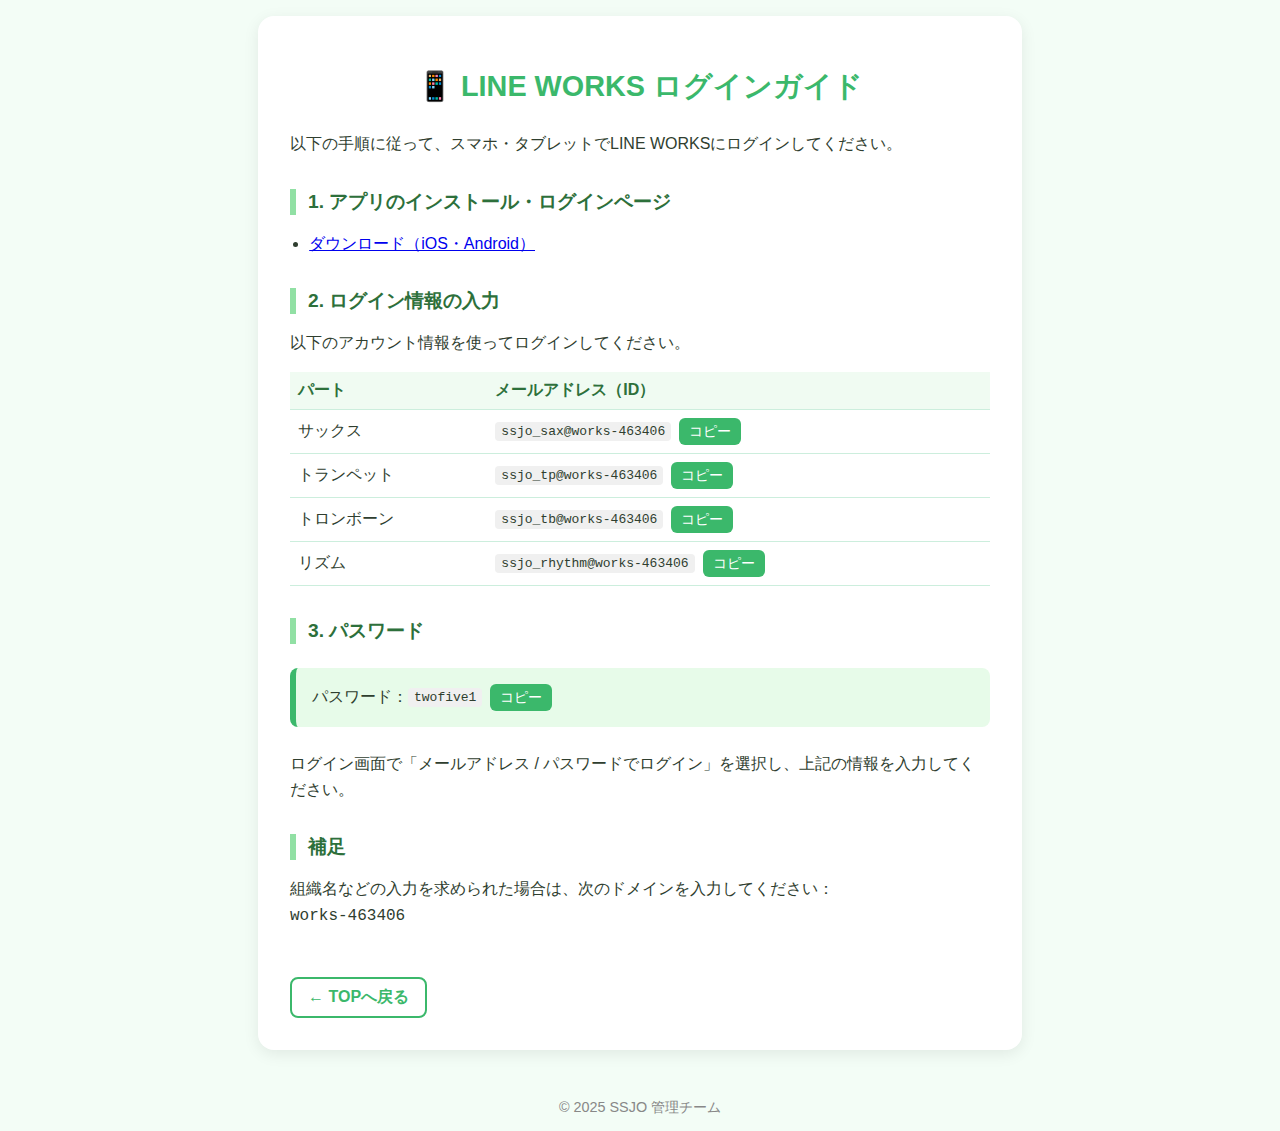
<file: member/line-works-guide.html>
<!DOCTYPE html>
<html lang="ja">
  <head>
    <meta charset="UTF-8" />
    <meta name="viewport" content="width=device-width, initial-scale=1.0" />
    <title>📱 LINE WORKS ログインガイド</title>
    <style>
      body {
        font-family: 'Helvetica Neue', sans-serif;
        background-color: #f3fdf6;
        color: #2f3e2f;
        margin: 0;
        padding: 1rem;
      }

      .container {
        max-width: 700px;
        margin: auto;
        background: #ffffff;
        padding: 2rem;
        border-radius: 16px;
        box-shadow: 0 4px 16px rgba(0, 0, 0, 0.08);
      }

      h1 {
        text-align: center;
        font-size: 1.8rem;
        color: #3bb86b;
        margin-bottom: 1.5rem;
      }

      h2 {
        font-size: 1.2rem;
        color: #2d703b;
        margin-top: 2rem;
        border-left: 6px solid #91e0a4;
        padding-left: 0.75rem;
      }

      p,
      li {
        line-height: 1.6;
        font-size: 1rem;
      }

      ul {
        padding-left: 1.2rem;
      }

      .highlight-box {
        background-color: #e7fbe9;
        border-left: 6px solid #3bb86b;
        padding: 1rem;
        margin: 1.5rem 0;
        border-radius: 8px;
      }

      table {
        width: 100%;
        border-collapse: collapse;
        margin-top: 1rem;
      }

      th,
      td {
        text-align: left;
        padding: 0.5rem;
        border-bottom: 1px solid #cceedd;
        vertical-align: middle;
      }

      th {
        background-color: #f0fbf2;
        color: #2d703b;
      }

      .copy-group {
        display: flex;
        align-items: center;
      }

      .copy-code {
        background: #f0f0f0;
        padding: 2px 6px;
        border-radius: 4px;
        margin-right: 0.5rem;
        font-family: monospace;
      }

      .copy-button {
        background: #3bb86b;
        color: white;
        border: none;
        border-radius: 6px;
        padding: 4px 10px;
        cursor: pointer;
        font-size: 0.9rem;
      }

      .copy-button:hover {
        background-color: #319e5e;
      }

      footer {
        text-align: center;
        margin-top: 3rem;
        font-size: 0.9rem;
        color: #888;
      }

      .back-link {
        display: inline-block;
        margin-top: 2rem;
        text-decoration: none;
        color: #3bb86b;
        font-weight: bold;
        border: 2px solid #3bb86b;
        padding: 0.5rem 1rem;
        border-radius: 8px;
        transition: background 0.2s ease;
      }

      .back-link:hover {
        background-color: #d8f7de;
      }
    </style>
  </head>
  <body>
    <div class="container">
      <h1>📱 LINE WORKS ログインガイド</h1>

      <p>
        以下の手順に従って、スマホ・タブレットでLINE
        WORKSにログインしてください。
      </p>

      <h2>1. アプリのインストール・ログインページ</h2>
      <ul>
        <li>
          <a href="https://line-works.com/download/" target="_blank"
            >ダウンロード（iOS・Android）</a
          >
        </li>
      </ul>

      <h2>2. ログイン情報の入力</h2>
      <p>以下のアカウント情報を使ってログインしてください。</p>

      <table>
        <tr>
          <th>パート</th>
          <th>メールアドレス（ID）</th>
        </tr>
        <tr>
          <td>サックス</td>
          <td>
            <div class="copy-group">
              <span class="copy-code" id="id-sax">ssjo_sax@works-463406</span>
              <button class="copy-button" onclick="copyText('id-sax', event)">
                コピー
              </button>
            </div>
          </td>
        </tr>
        <tr>
          <td>トランペット</td>
          <td>
            <div class="copy-group">
              <span class="copy-code" id="id-tp">ssjo_tp@works-463406</span>
              <button class="copy-button" onclick="copyText('id-tp', event)">
                コピー
              </button>
            </div>
          </td>
        </tr>
        <tr>
          <td>トロンボーン</td>
          <td>
            <div class="copy-group">
              <span class="copy-code" id="id-tb">ssjo_tb@works-463406</span>
              <button class="copy-button" onclick="copyText('id-tb', event)">
                コピー
              </button>
            </div>
          </td>
        </tr>
        <tr>
          <td>リズム</td>
          <td>
            <div class="copy-group">
              <span class="copy-code" id="id-rhythm"
                >ssjo_rhythm@works-463406</span
              >
              <button
                class="copy-button"
                onclick="copyText('id-rhythm', event)"
              >
                コピー
              </button>
            </div>
          </td>
        </tr>
      </table>

      <h2>3. パスワード</h2>
      <div class="highlight-box">
        <div class="copy-group">
          パスワード：
          <span class="copy-code" id="pw">twofive1</span>
          <button class="copy-button" onclick="copyText('pw', event)">
            コピー
          </button>
        </div>
      </div>

      <p>
        ログイン画面で「メールアドレス /
        パスワードでログイン」を選択し、上記の情報を入力してください。
      </p>

      <h2>補足</h2>
      <p>
        組織名などの入力を求められた場合は、次のドメインを入力してください：<br />
        <code>works-463406</code>
      </p>

      <a class="back-link" href="../index.html">← TOPへ戻る</a>
    </div>

    <footer>&copy; 2025 SSJO 管理チーム</footer>

    <script>
      function copyText(id, event) {
        const text = document.getElementById(id).textContent;
        navigator.clipboard.writeText(text).then(() => {
          const btn = event.target;
          const originalText = btn.textContent;
          btn.textContent = '✔';
          setTimeout(() => {
            btn.textContent = originalText;
          }, 1000);
        });
      }
    </script>
  </body>
</html>
</file>
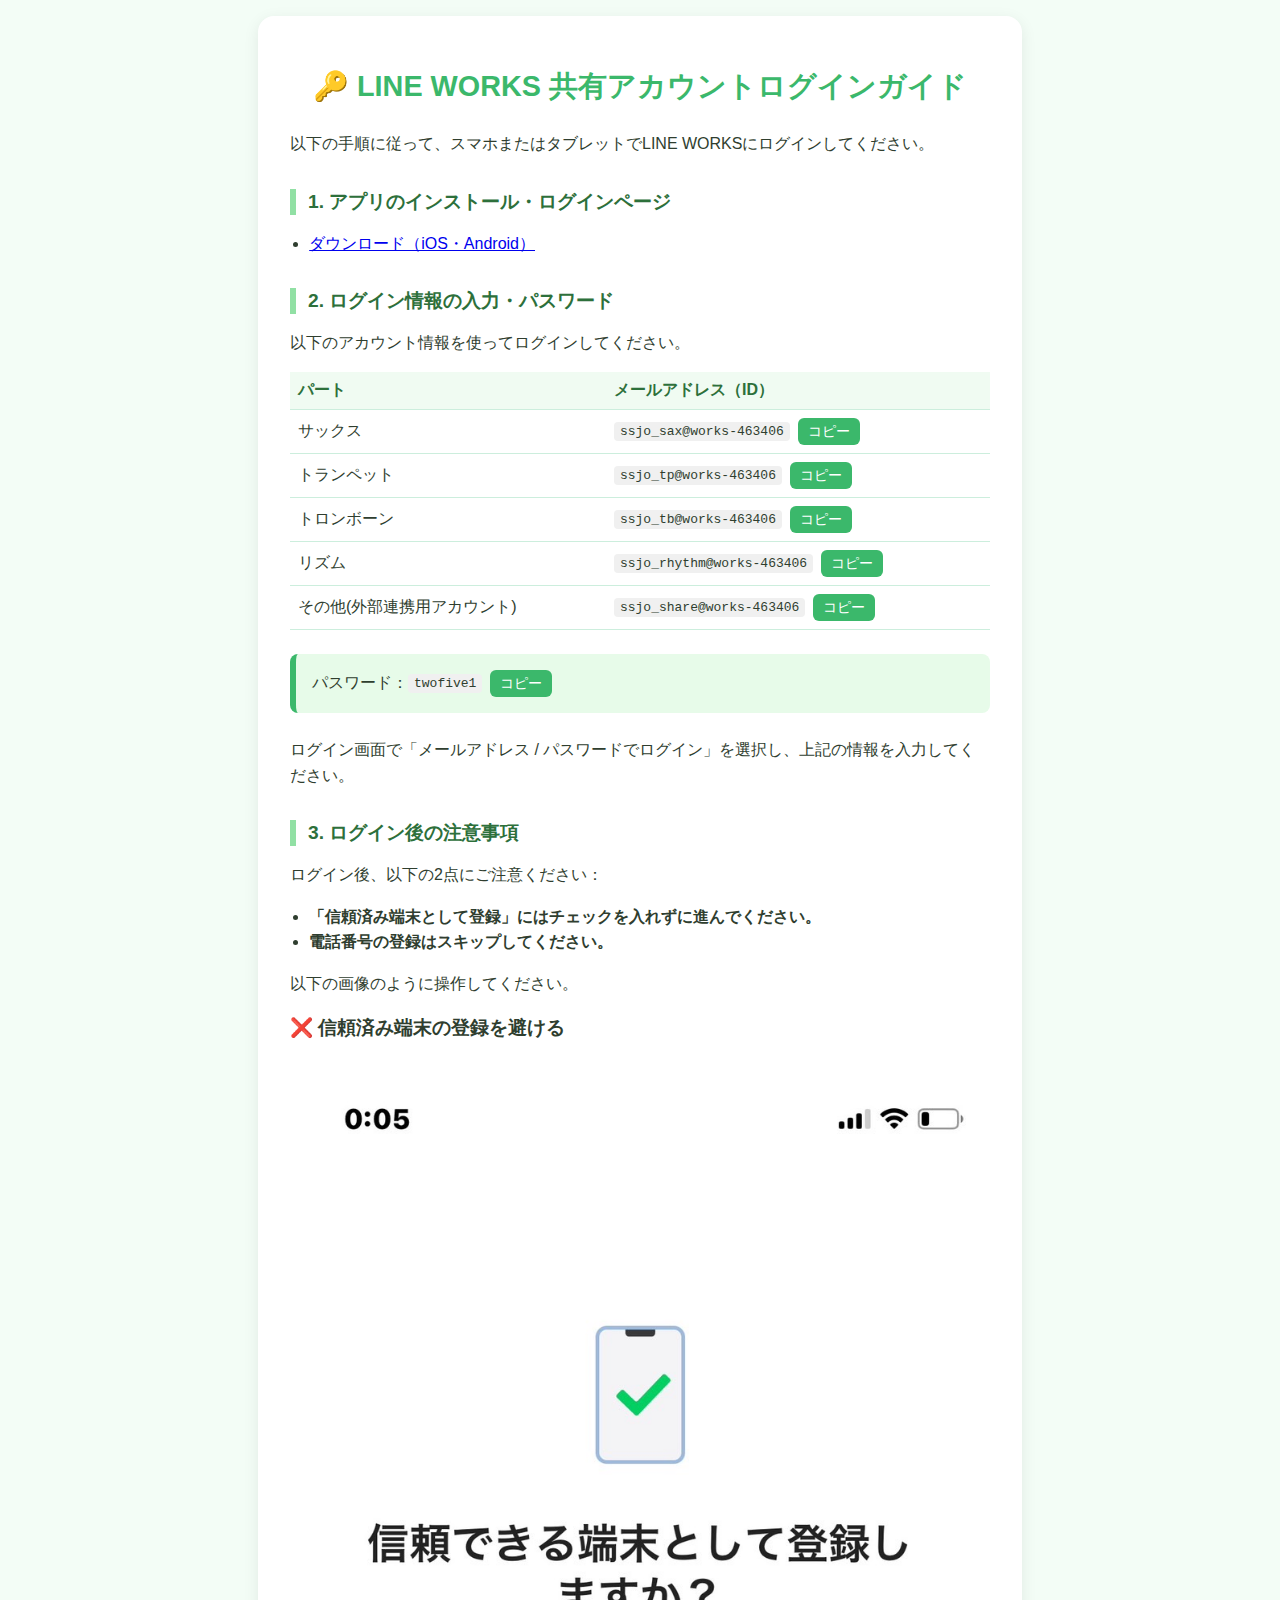
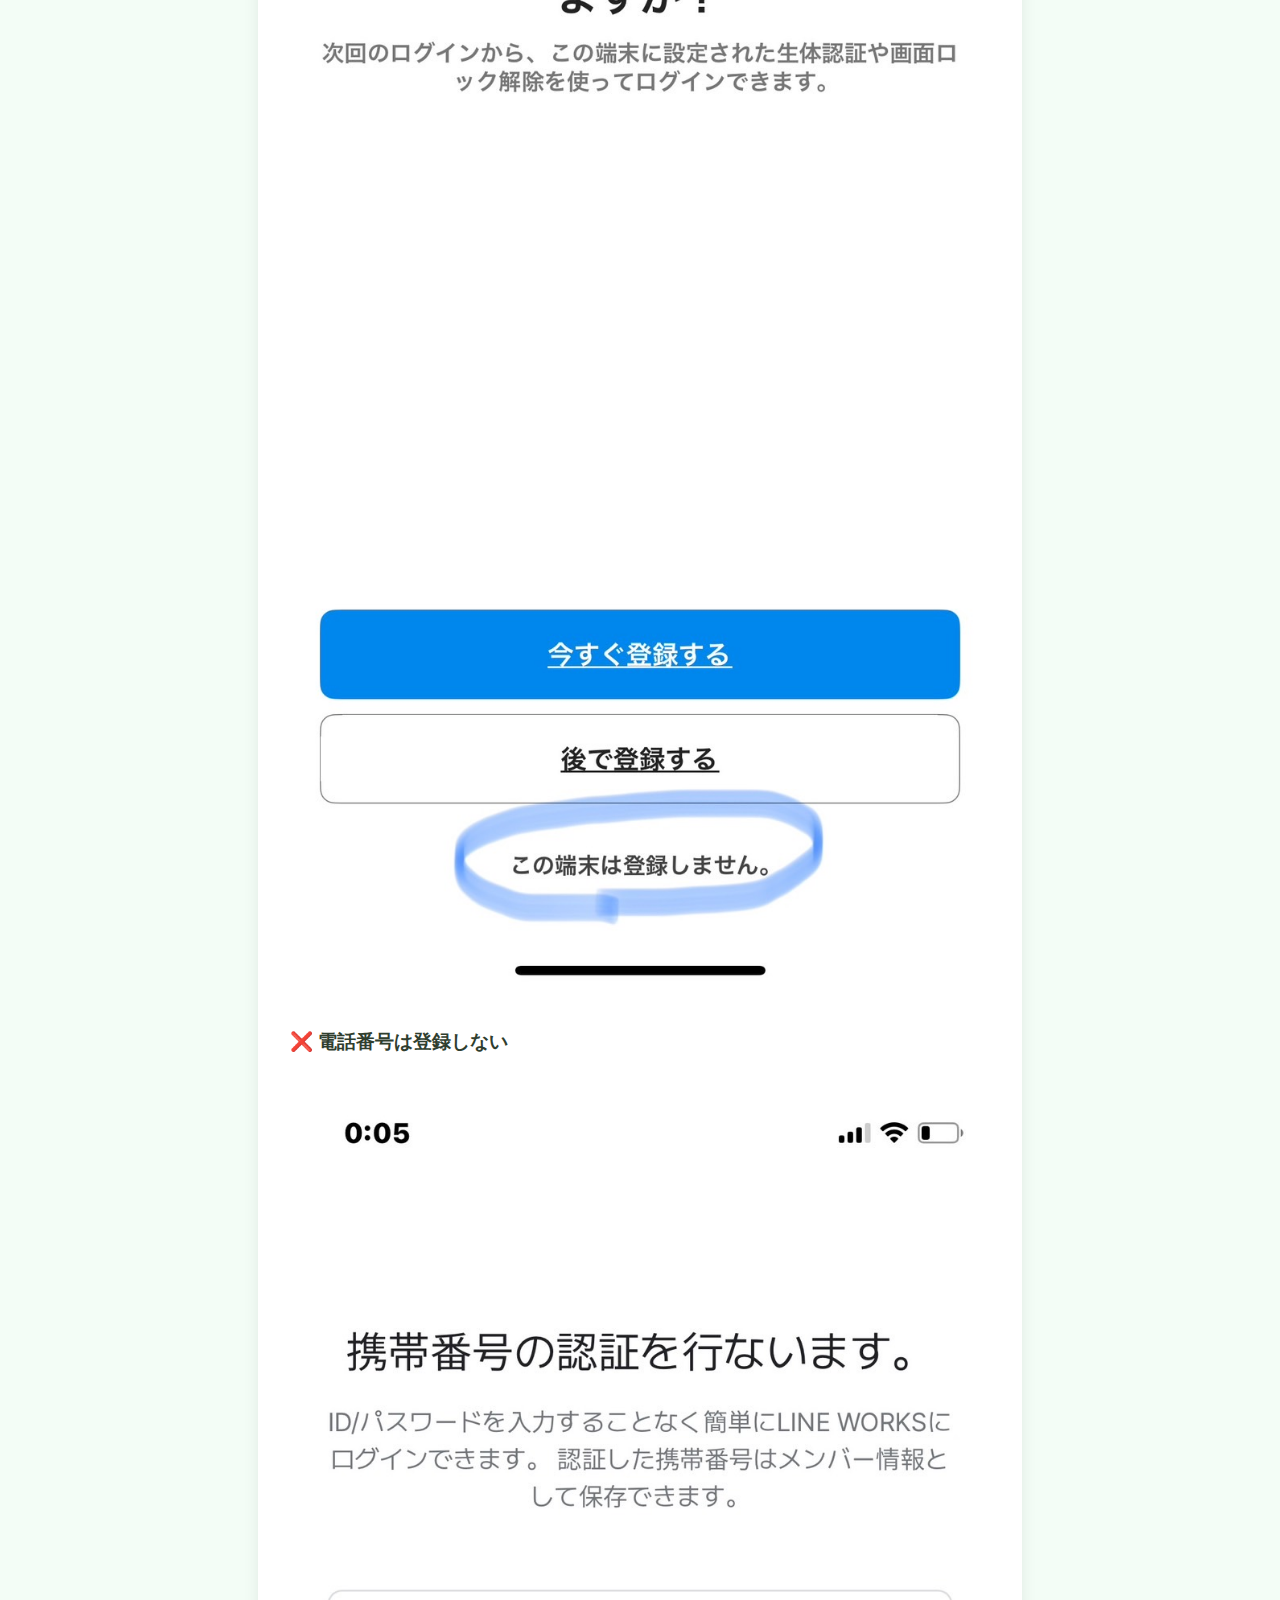
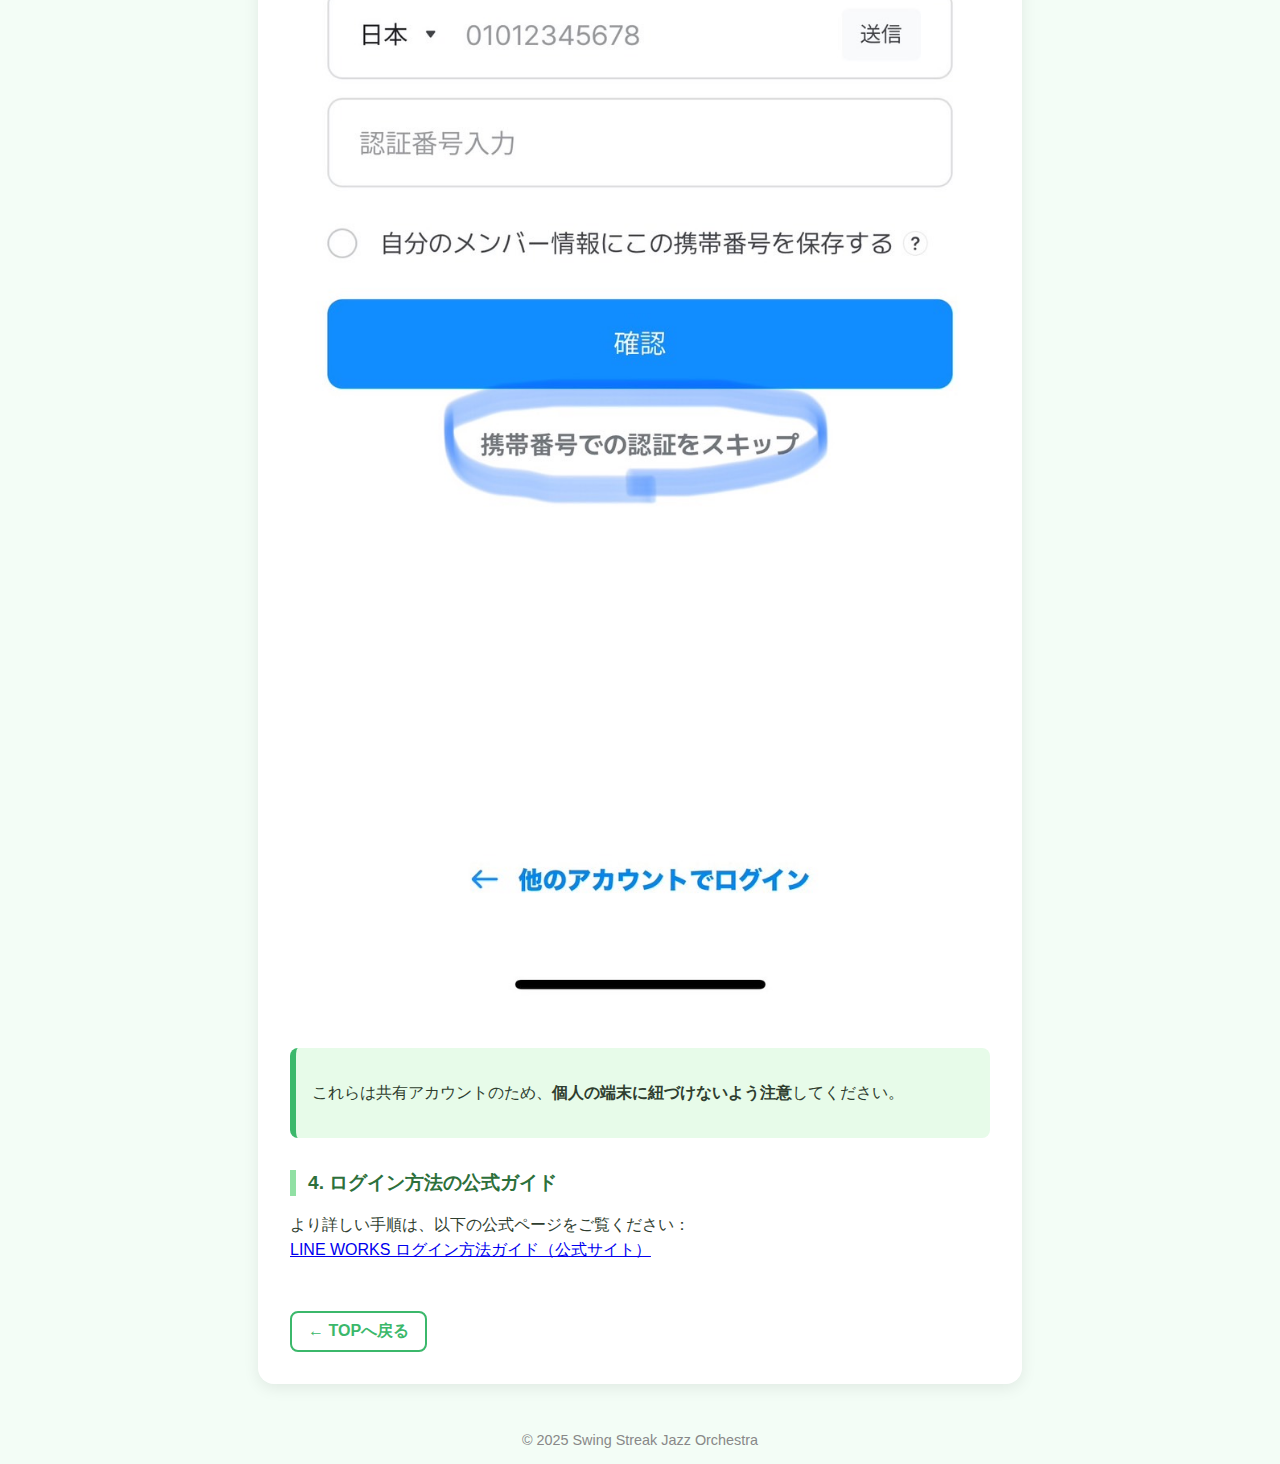
<file: member/lineworks-login.html>
<!DOCTYPE html>
<html lang="ja">
  <head>
    <meta charset="UTF-8" />
    <meta name="viewport" content="width=device-width, initial-scale=1.0" />
    <title>🔑 LINE WORKS 共有アカウントログインガイド</title>
    <style>
      body {
        font-family: 'Helvetica Neue', sans-serif;
        background-color: #f3fdf6;
        color: #2f3e2f;
        margin: 0;
        padding: 1rem;
      }

      .container {
        max-width: 700px;
        margin: auto;
        background: #ffffff;
        padding: 2rem;
        border-radius: 16px;
        box-shadow: 0 4px 16px rgba(0, 0, 0, 0.08);
      }

      h1 {
        text-align: center;
        font-size: 1.8rem;
        color: #3bb86b;
        margin-bottom: 1.5rem;
      }

      h2 {
        font-size: 1.2rem;
        color: #2d703b;
        margin-top: 2rem;
        border-left: 6px solid #91e0a4;
        padding-left: 0.75rem;
      }

      p,
      li {
        line-height: 1.6;
        font-size: 1rem;
      }

      ul {
        padding-left: 1.2rem;
      }

      .highlight-box {
        background-color: #e7fbe9;
        border-left: 6px solid #3bb86b;
        padding: 1rem;
        margin: 1.5rem 0;
        border-radius: 8px;
      }

      table {
        width: 100%;
        border-collapse: collapse;
        margin-top: 1rem;
      }

      th,
      td {
        text-align: left;
        padding: 0.5rem;
        border-bottom: 1px solid #cceedd;
        vertical-align: middle;
      }

      th {
        background-color: #f0fbf2;
        color: #2d703b;
      }

      .copy-group {
        display: flex;
        align-items: center;
      }

      .copy-code {
        background: #f0f0f0;
        padding: 2px 6px;
        border-radius: 4px;
        margin-right: 0.5rem;
        font-family: monospace;
      }

      .copy-button {
        background: #3bb86b;
        color: white;
        border: none;
        border-radius: 6px;
        padding: 4px 10px;
        cursor: pointer;
        font-size: 0.9rem;
      }

      .copy-button:hover {
        background-color: #319e5e;
      }

      footer {
        text-align: center;
        margin-top: 3rem;
        font-size: 0.9rem;
        color: #888;
      }

      .back-link {
        display: inline-block;
        margin-top: 2rem;
        text-decoration: none;
        color: #3bb86b;
        font-weight: bold;
        border: 2px solid #3bb86b;
        padding: 0.5rem 1rem;
        border-radius: 8px;
        transition: background 0.2s ease;
      }

      .back-link:hover {
        background-color: #d8f7de;
      }
    </style>
  </head>
  <body>
    <div class="container">
      <h1>🔑 LINE WORKS 共有アカウントログインガイド</h1>

      <p>
        以下の手順に従って、スマホまたはタブレットでLINE
        WORKSにログインしてください。
      </p>

      <h2>1. アプリのインストール・ログインページ</h2>
      <ul>
        <li>
          <a href="https://line-works.com/download/" target="_blank"
            >ダウンロード（iOS・Android）</a
          >
        </li>
      </ul>

      <h2>2. ログイン情報の入力・パスワード</h2>
      <p>以下のアカウント情報を使ってログインしてください。</p>

      <table>
        <tr>
          <th>パート</th>
          <th>メールアドレス（ID）</th>
        </tr>
        <tr>
          <td>サックス</td>
          <td>
            <div class="copy-group">
              <span class="copy-code" id="id-sax">ssjo_sax@works-463406</span>
              <button class="copy-button" onclick="copyText('id-sax', event)">
                コピー
              </button>
            </div>
          </td>
        </tr>
        <tr>
          <td>トランペット</td>
          <td>
            <div class="copy-group">
              <span class="copy-code" id="id-tp">ssjo_tp@works-463406</span>
              <button class="copy-button" onclick="copyText('id-tp', event)">
                コピー
              </button>
            </div>
          </td>
        </tr>
        <tr>
          <td>トロンボーン</td>
          <td>
            <div class="copy-group">
              <span class="copy-code" id="id-tb">ssjo_tb@works-463406</span>
              <button class="copy-button" onclick="copyText('id-tb', event)">
                コピー
              </button>
            </div>
          </td>
        </tr>
        <tr>
          <td>リズム</td>
          <td>
            <div class="copy-group">
              <span class="copy-code" id="id-rhythm"
                >ssjo_rhythm@works-463406</span
              >
              <button
                class="copy-button"
                onclick="copyText('id-rhythm', event)"
              >
                コピー
              </button>
            </div>
          </td>
        </tr>
        <tr>
          <td>その他(外部連携用アカウント)</td>
          <td>
            <div class="copy-group">
              <span class="copy-code" id="id-share"
                >ssjo_share@works-463406</span
              >
              <button class="copy-button" onclick="copyText('id-share', event)">
                コピー
              </button>
            </div>
          </td>
        </tr>
      </table>

      <div class="highlight-box">
        <div class="copy-group">
          パスワード：
          <span class="copy-code" id="pw">twofive1</span>
          <button class="copy-button" onclick="copyText('pw', event)">
            コピー
          </button>
        </div>
      </div>

      <p>
        ログイン画面で「メールアドレス /
        パスワードでログイン」を選択し、上記の情報を入力してください。
      </p>

      <h2>3. ログイン後の注意事項</h2>
      <p>ログイン後、以下の2点にご注意ください：</p>

      <ul>
        <li>
          <strong
            >「信頼済み端末として登録」にはチェックを入れずに進んでください。</strong
          >
        </li>
        <li><strong>電話番号の登録はスキップしてください。</strong></li>
      </ul>

      <p>以下の画像のように操作してください。</p>

      <h3>❌ 信頼済み端末の登録を避ける</h3>
      <img
        src="../img/no_trusted_device.jpg"
        alt="信頼済み端末として登録しない画面"
        style="width: 100%; border-radius: 8px; margin: 1rem 0"
      />

      <h3>❌ 電話番号は登録しない</h3>
      <img
        src="../img/no_phone_number.jpg"
        alt="電話番号を登録しない画面"
        style="width: 100%; border-radius: 8px; margin: 1rem 0"
      />

      <div class="highlight-box">
        <p>
          これらは共有アカウントのため、<strong>個人の端末に紐づけないよう注意</strong>してください。
        </p>
      </div>

      <h2>4. ログイン方法の公式ガイド</h2>
      <p>
        より詳しい手順は、以下の公式ページをご覧ください：<br />
        <a
          href="https://line-works.com/blog/use-cases/start-login/#id4"
          target="_blank"
        >
          LINE WORKS ログイン方法ガイド（公式サイト）
        </a>
      </p>
      <a class="back-link" href="../index.html">← TOPへ戻る</a>
    </div>

    <footer>&copy; 2025 Swing Streak Jazz Orchestra</footer>
    <script>
      function copyText(id, event) {
        const text = document.getElementById(id).textContent;
        navigator.clipboard.writeText(text).then(() => {
          const btn = event.target;
          const originalText = btn.textContent;
          btn.textContent = '✔';
          setTimeout(() => {
            btn.textContent = originalText;
          }, 1000);
        });
      }
    </script>
  </body>
</html>
</file>
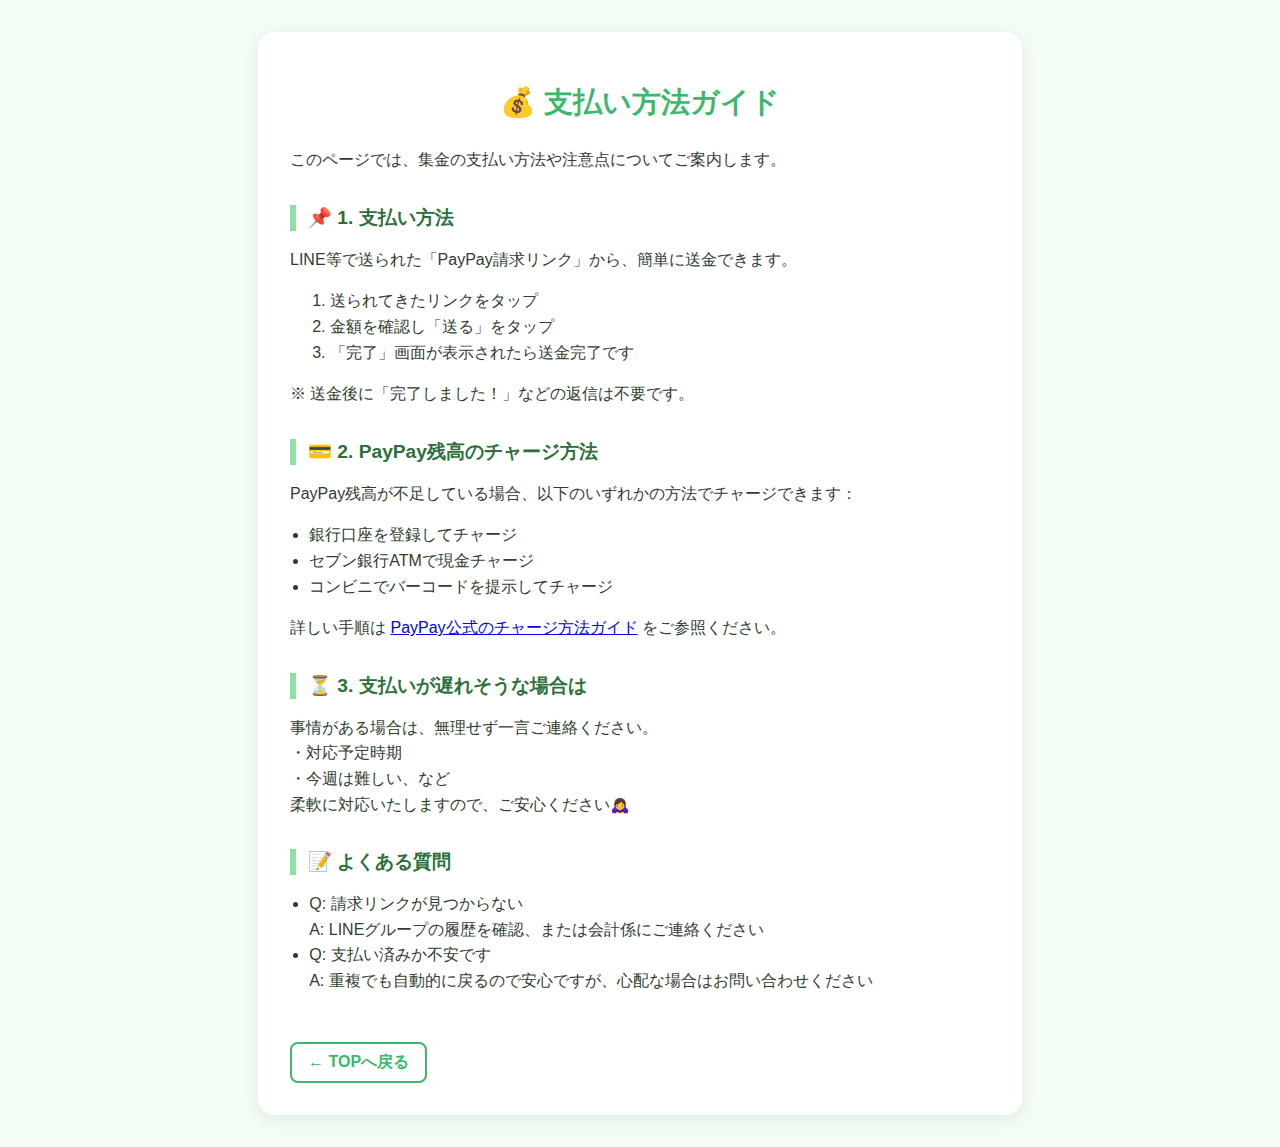
<file: member/pay-guide.html>
<!DOCTYPE html>
<html lang="ja">
  <head>
    <meta charset="UTF-8" />
    <meta name="viewport" content="width=device-width, initial-scale=1.0" />
    <title>💰 支払い方法ガイド</title>
    <style>
      body {
        font-family: 'Helvetica Neue', sans-serif;
        background-color: #f3fdf6;
        color: #2f3e2f;
        margin: 0;
        padding: 2rem;
      }

      .container {
        max-width: 700px;
        margin: auto;
        background: #ffffff;
        padding: 2rem;
        border-radius: 16px;
        box-shadow: 0 4px 16px rgba(0, 0, 0, 0.08);
      }

      h1 {
        text-align: center;
        font-size: 1.8rem;
        color: #3bb86b;
        margin-bottom: 1.5rem;
      }

      h2 {
        font-size: 1.2rem;
        color: #2d703b;
        margin-top: 2rem;
        border-left: 6px solid #91e0a4;
        padding-left: 0.75rem;
      }

      p,
      li {
        line-height: 1.6;
        font-size: 1rem;
      }

      ul {
        padding-left: 1.2rem;
      }

      .highlight-box {
        background-color: #e7fbe9;
        border-left: 6px solid #3bb86b;
        padding: 1rem;
        margin: 1.5rem 0;
        border-radius: 8px;
      }

      footer {
        text-align: center;
        margin-top: 3rem;
        font-size: 0.9rem;
        color: #888;
      }

      .back-link {
        display: inline-block;
        margin-top: 2rem;
        text-decoration: none;
        color: #3bb86b;
        font-weight: bold;
        border: 2px solid #3bb86b;
        padding: 0.5rem 1rem;
        border-radius: 8px;
        transition: background 0.2s ease;
      }

      .back-link:hover {
        background-color: #d8f7de;
      }
    </style>
  </head>
  <body>
    <div class="container">
      <h1>💰 支払い方法ガイド</h1>
      <p>このページでは、集金の支払い方法や注意点についてご案内します。</p>

      <section>
        <h2>📌 1. 支払い方法</h2>
        <p>LINE等で送られた「PayPay請求リンク」から、簡単に送金できます。</p>
        <ol>
          <li>送られてきたリンクをタップ</li>
          <li>金額を確認し「送る」をタップ</li>
          <li>「完了」画面が表示されたら送金完了です</li>
        </ol>
        <p>※ 送金後に「完了しました！」などの返信は不要です。</p>
      </section>

      <section>
        <h2>💳 2. PayPay残高のチャージ方法</h2>
        <p>
          PayPay残高が不足している場合、以下のいずれかの方法でチャージできます：
        </p>
        <ul>
          <li>銀行口座を登録してチャージ</li>
          <li>セブン銀行ATMで現金チャージ</li>
          <li>コンビニでバーコードを提示してチャージ</li>
        </ul>
        <p>
          詳しい手順は
          <a
            href="https://paypay.ne.jp/guide/charge/"
            target="_blank"
            rel="noopener noreferrer"
            >PayPay公式のチャージ方法ガイド</a
          >
          をご参照ください。
        </p>
      </section>

      <section>
        <h2>⏳ 3. 支払いが遅れそうな場合は</h2>
        <p>
          事情がある場合は、無理せず一言ご連絡ください。<br />
          ・対応予定時期<br />
          ・今週は難しい、など<br />
          柔軟に対応いたしますので、ご安心ください🙇‍♀️
        </p>
      </section>

      <section>
        <h2>📝 よくある質問</h2>
        <ul>
          <li>
            Q: 請求リンクが見つからない<br />A:
            LINEグループの履歴を確認、または会計係にご連絡ください
          </li>
          <li>
            Q: 支払い済みか不安です<br />A:
            重複でも自動的に戻るので安心ですが、心配な場合はお問い合わせください
          </li>
        </ul>
      </section>

      <a class="back-link" href="index.html">← TOPへ戻る</a>
    </div>
  </body>
</html>
</file>
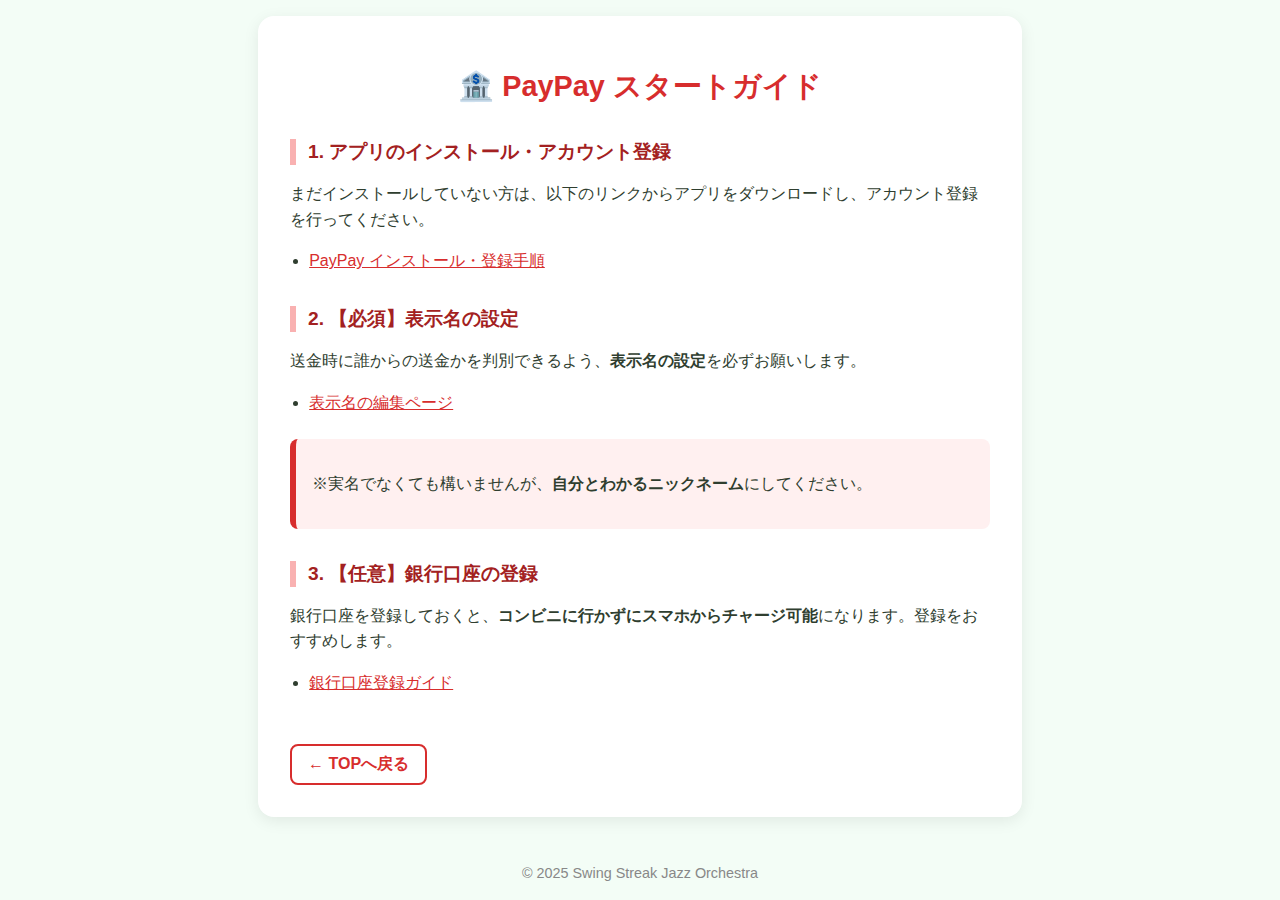
<file: member/paypay-start.html>
<!DOCTYPE html>
<html lang="ja">
  <head>
    <meta charset="UTF-8" />
    <meta name="viewport" content="width=device-width, initial-scale=1.0" />
    <title>🏦 PayPay スタートガイド</title>
    <style>
      body {
        font-family: 'Helvetica Neue', sans-serif;
        background-color: #f3fdf6;
        color: #2f3e2f;
        margin: 0;
        padding: 1rem;
      }

      .container {
        max-width: 700px;
        margin: auto;
        background: #ffffff;
        padding: 2rem;
        border-radius: 16px;
        box-shadow: 0 4px 16px rgba(0, 0, 0, 0.08);
      }

      h1 {
        text-align: center;
        font-size: 1.8rem;
        color: #d72d2d;
        margin-bottom: 1.5rem;
      }

      h2 {
        font-size: 1.2rem;
        color: #a32121;
        margin-top: 2rem;
        border-left: 6px solid #f9b1b1;
        padding-left: 0.75rem;
      }

      p,
      li {
        line-height: 1.6;
        font-size: 1rem;
      }

      ul {
        padding-left: 1.2rem;
      }

      .highlight-box {
        background-color: #fff0f0;
        border-left: 6px solid #d72d2d;
        padding: 1rem;
        margin: 1.5rem 0;
        border-radius: 8px;
      }

      a {
        color: #d72d2d;
        text-decoration: underline;
      }

      footer {
        text-align: center;
        margin-top: 3rem;
        font-size: 0.9rem;
        color: #888;
      }

      .back-link {
        display: inline-block;
        margin-top: 2rem;
        text-decoration: none;
        color: #d72d2d;
        font-weight: bold;
        border: 2px solid #d72d2d;
        padding: 0.5rem 1rem;
        border-radius: 8px;
        transition: background 0.2s ease;
      }

      .back-link:hover {
        background-color: #fce5e5;
      }
    </style>
  </head>
  <body>
    <div class="container">
      <h1>🏦 PayPay スタートガイド</h1>

      <h2>1. アプリのインストール・アカウント登録</h2>
      <p>
        まだインストールしていない方は、以下のリンクからアプリをダウンロードし、アカウント登録を行ってください。
      </p>
      <ul>
        <li>
          <a href="https://paypay.ne.jp/start/" target="_blank"
            >PayPay インストール・登録手順</a
          >
        </li>
      </ul>

      <h2>2. 【必須】表示名の設定</h2>
      <p>
        送金時に誰からの送金かを判別できるよう、<strong>表示名の設定</strong>を必ずお願いします。
      </p>
      <ul>
        <li>
          <a href="https://paypay.ne.jp/app-view/edit-profile/" target="_blank"
            >表示名の編集ページ</a
          >
        </li>
      </ul>

      <div class="highlight-box">
        <p>
          ※実名でなくても構いませんが、<strong>自分とわかるニックネーム</strong>にしてください。
        </p>
      </div>

      <h2>3. 【任意】銀行口座の登録</h2>
      <p>
        銀行口座を登録しておくと、<strong>コンビニに行かずにスマホからチャージ可能</strong>になります。登録をおすすめします。
      </p>
      <ul>
        <li>
          <a href="https://paypay.ne.jp/guide/bank" target="_blank"
            >銀行口座登録ガイド</a
          >
        </li>
      </ul>

      <a class="back-link" href="../index.html">← TOPへ戻る</a>
    </div>

    <footer>&copy; 2025 Swing Streak Jazz Orchestra</footer>
  </body>
</html>
</file>
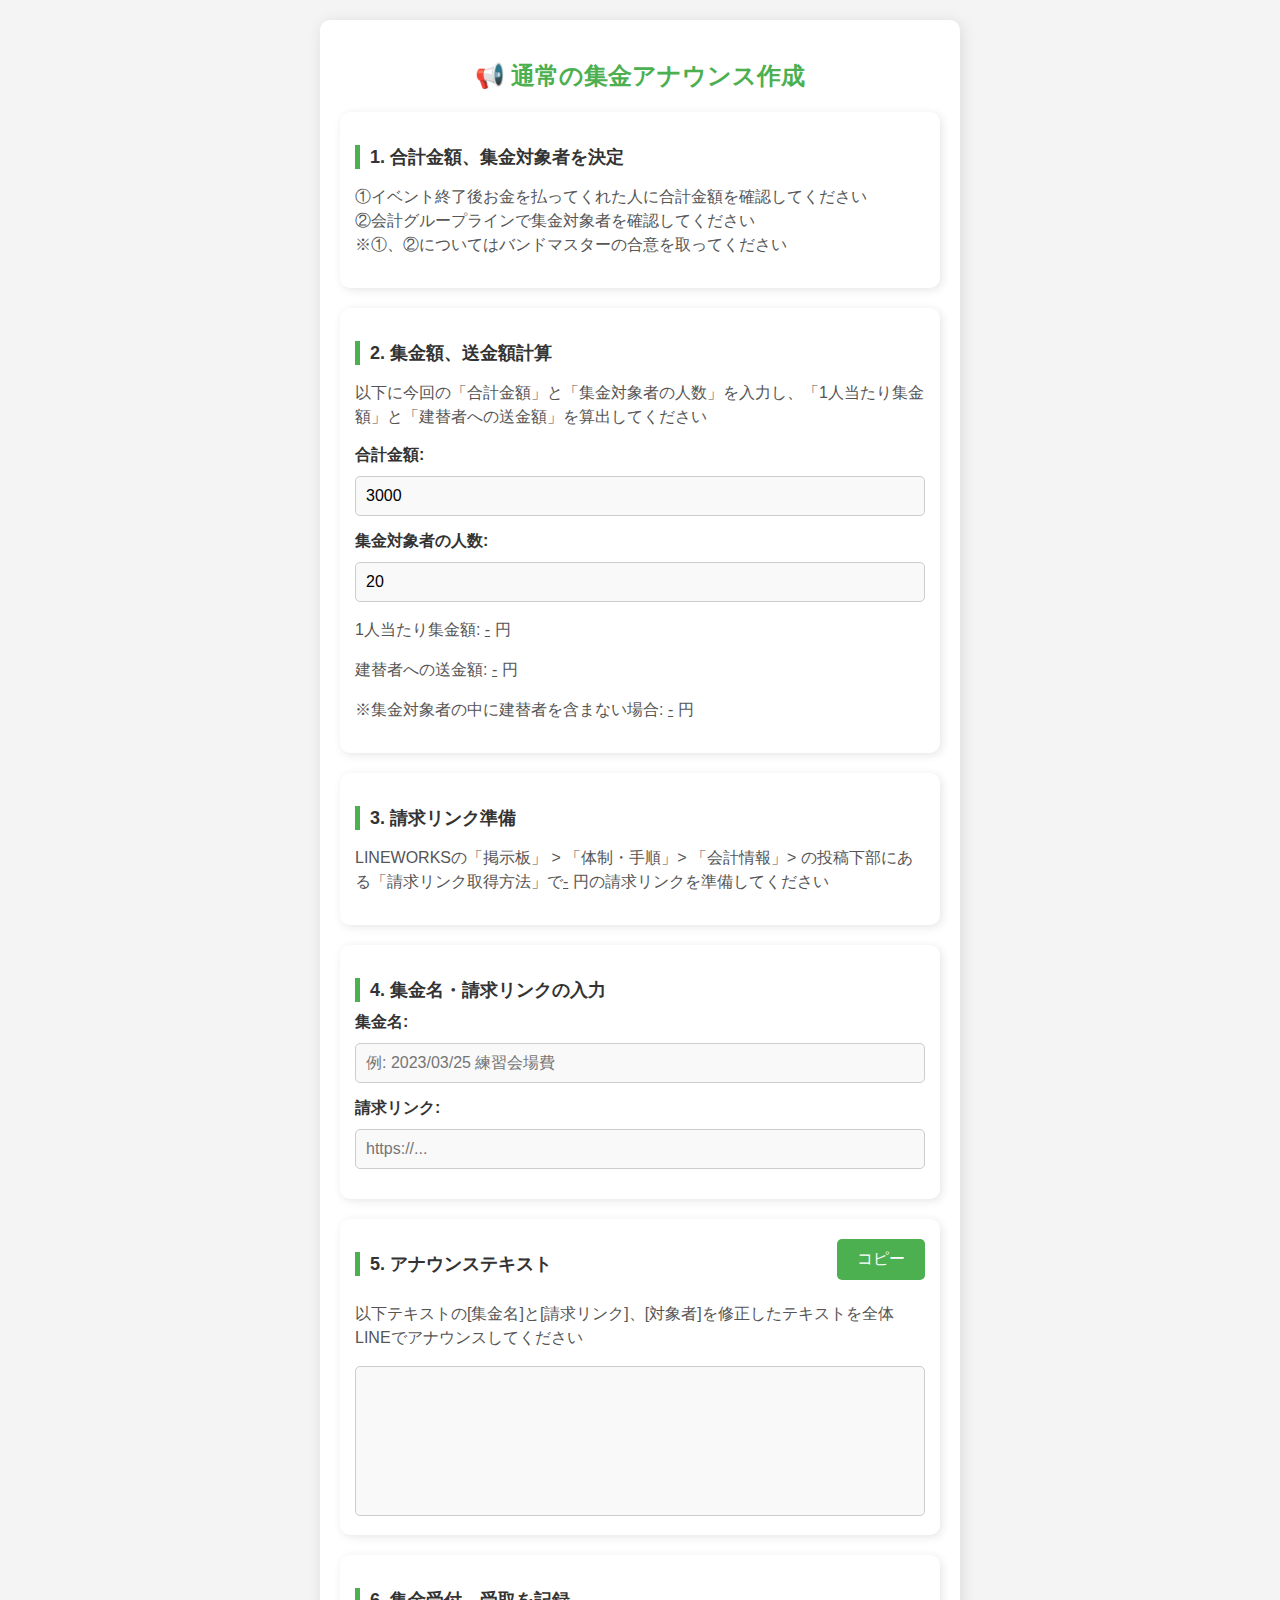
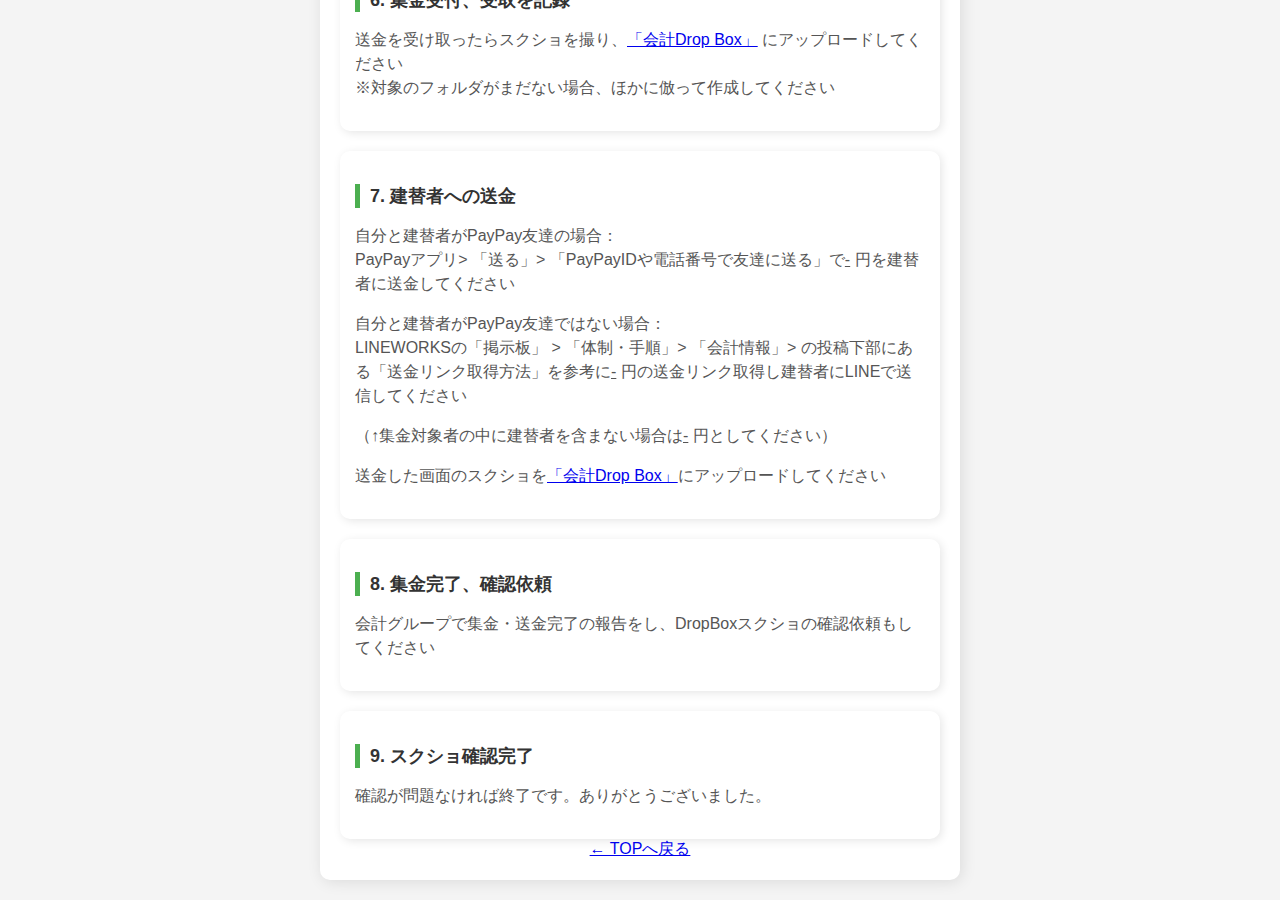
<file: staff/announce.html>
<!DOCTYPE html>
<html lang="ja">
  <head>
    <meta charset="UTF-8" />
    <meta
      name="viewport"
      content="width=device-width, initial-scale=1.0, user-scalable=no"
    />
    <title>📢 通常の集金アナウンス作成</title>
    <link rel="stylesheet" href="../style.css" />
  </head>
  <body>
    <div class="container">
      <h2>📢 通常の集金アナウンス作成</h2>

      <div class="procedure">
        <h3>1. 合計金額、集金対象者を決定</h3>
        <p>
          ①イベント終了後お金を払ってくれた人に合計金額を確認してください<br />
          ②会計グループラインで集金対象者を確認してください<br />
          ※①、②についてはバンドマスターの合意を取ってください
        </p>
      </div>

      <div class="procedure">
        <h3>2. 集金額、送金額計算</h3>
        <div class="input-group">
          <p>
            以下に今回の「合計金額」と「集金対象者の人数」を入力し、「1人当たり集金額」と「建替者への送金額」を算出してください
          </p>
          <label for="totalAmount">合計金額:</label>
          <input type="tel" id="totalAmount" placeholder="金額を入力" />
          <p id="totalAmountError" class="error-message">
            正しい金額を入力してください。
          </p>
        </div>

        <div class="input-group">
          <label for="numPeople">集金対象者の人数:</label>
          <input type="tel" id="numPeople" placeholder="人数を入力" />
          <p id="numPeopleError" class="error-message">
            正しい人数を入力してください。
          </p>
          <p id="invalidPeopleError" class="error-message">
            人数は合計金額以下である必要があります。
          </p>
        </div>

        <p>1人当たり集金額: <span name="perPerson">-</span> 円</p>
        <p>建替者への送金額: <span name="totalToSendReduce">-</span> 円</p>
        <p>
          ※集金対象者の中に建替者を含まない場合:
          <span name="totalToSend">-</span> 円
        </p>
      </div>

      <div class="procedure">
        <h3>3. 請求リンク準備</h3>
        <p>
          LINEWORKSの「掲示板」 > 「体制・手順」> 「会計情報」>
          の投稿下部にある「請求リンク取得方法」で<span name="perPerson"
            >-</span
          >
          円の請求リンクを準備してください
        </p>
      </div>

      <div class="procedure">
        <h3>4. 集金名・請求リンクの入力</h3>
        <div class="input-group">
          <label for="collectionName">集金名:</label>
          <input
            type="text"
            id="collectionName"
            placeholder="例: 2023/03/25 練習会場費"
          />
        </div>
        <div class="input-group">
          <label for="paymentLink">請求リンク:</label>
          <input type="text" id="paymentLink" placeholder="https://..." />
        </div>
      </div>

      <div class="procedure">
        <div class="announcement-header">
          <h3>5. アナウンステキスト</h3>
          <button class="copy-button" onclick="copyToClipboard()">
            コピー
          </button>
        </div>
        <p>
          以下テキストの[集金名]と[請求リンク]、[対象者]を修正したテキストを全体LINEでアナウンスしてください
        </p>
        <textarea id="announcementText" readonly></textarea>
      </div>

      <div class="procedure">
        <h3>6. 集金受付、受取を記録</h3>
        <p>
          送金を受け取ったらスクショを撮り、<a
            href="https://www.dropbox.com/sh/sic3lff8eg0435x/AABU9P81jek7OIOLNSYYqpEma?dl=0"
            target="_blank"
            >「会計Drop Box」</a
          >
          にアップロードしてください<br />
          ※対象のフォルダがまだない場合、ほかに倣って作成してください
        </p>
      </div>

      <div class="procedure">
        <h3>7. 建替者への送金</h3>
        <p>
          自分と建替者がPayPay友達の場合：<br />PayPayアプリ> 「送る」>
          「PayPayIDや電話番号で友達に送る」で<span name="totalToSendReduce"
            >-</span
          >
          円を建替者に送金してください
        </p>
        <p>
          自分と建替者がPayPay友達ではない場合：<br />LINEWORKSの「掲示板」 >
          「体制・手順」> 「会計情報」>
          の投稿下部にある「送金リンク取得方法」を参考に<span
            name="totalToSendReduce"
            >-</span
          >
          円の送金リンク取得し建替者にLINEで送信してください
        </p>
        <p>
          （↑集金対象者の中に建替者を含まない場合は<span name="totalToSend"
            >-</span
          >
          円としてください）
        </p>
        <p>
          送金した画面のスクショを<a
            href="https://www.dropbox.com/sh/sic3lff8eg0435x/AABU9P81jek7OIOLNSYYqpEma?dl=0"
            target="_blank"
            >「会計Drop Box」</a
          >にアップロードしてください
        </p>
      </div>

      <div class="procedure">
        <h3>8. 集金完了、確認依頼</h3>
        <p>
          会計グループで集金・送金完了の報告をし、DropBoxスクショの確認依頼もしてください
        </p>
      </div>

      <div class="procedure">
        <h3>9. スクショ確認完了</h3>
        <p>確認が問題なければ終了です。ありがとうございました。</p>
      </div>
      <a class="back-link" href="../index.html">← TOPへ戻る</a>
    </div>

    <script src="../script.js"></script>
  </body>
</html>
</file>
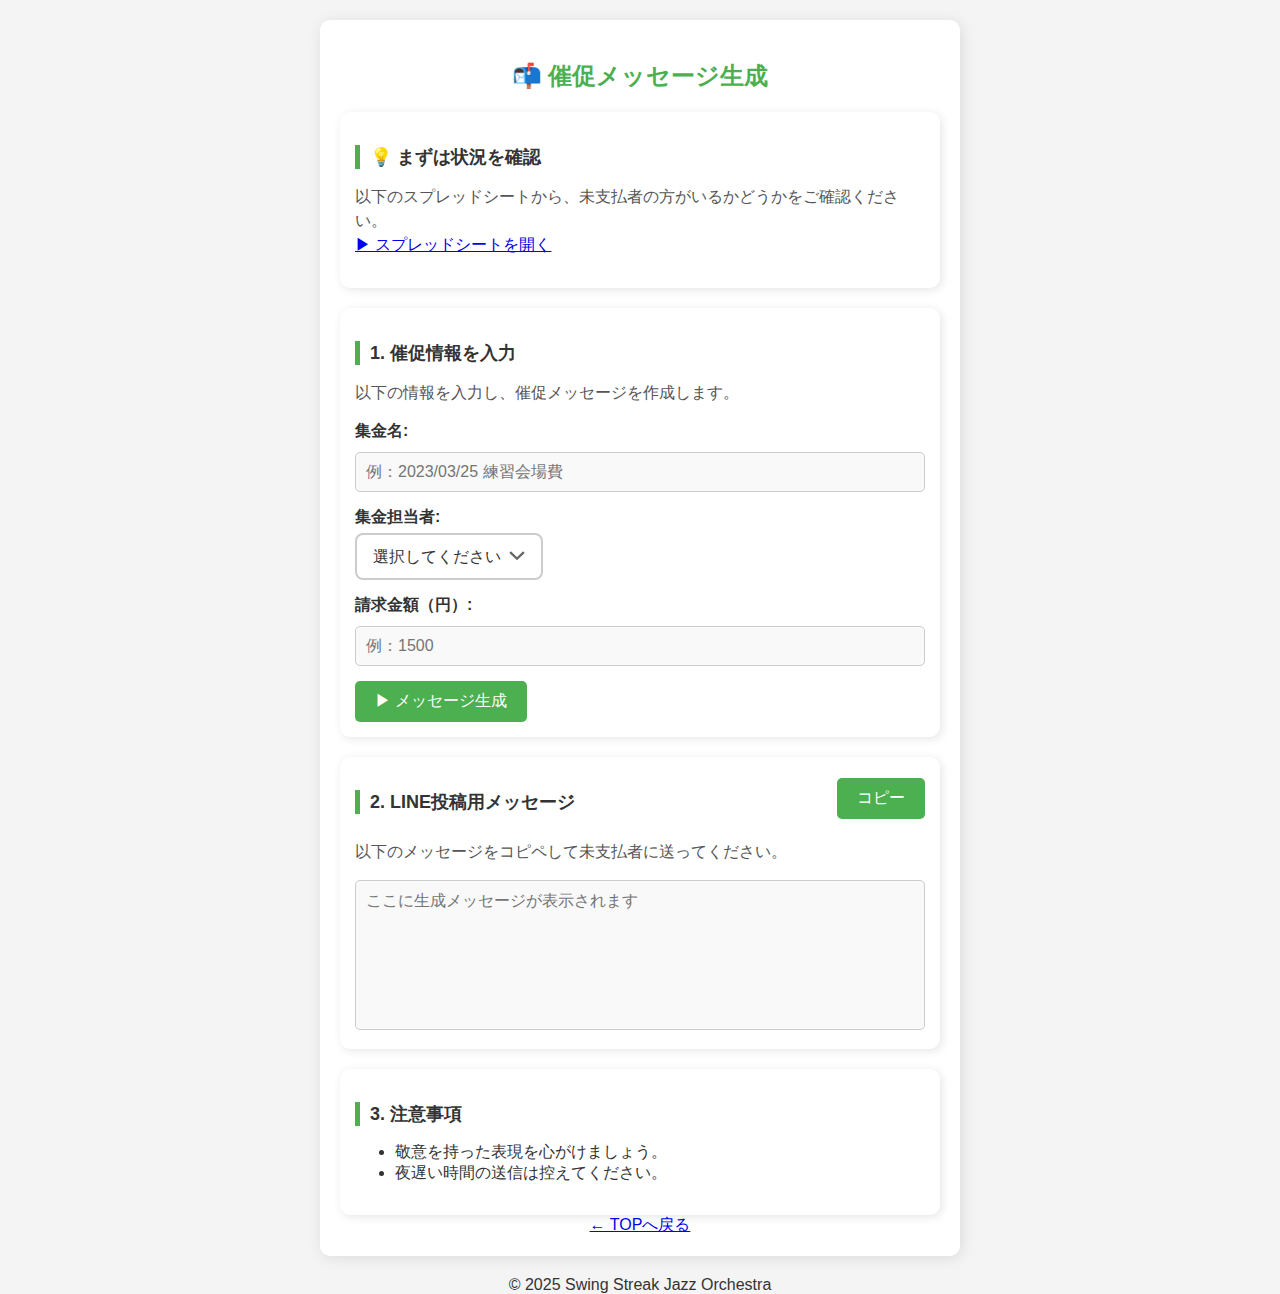
<file: staff/remainder.html>
<!DOCTYPE html>
<html lang="ja">
  <head>
    <meta charset="UTF-8" />
    <meta name="viewport" content="width=device-width, initial-scale=1.0" />
    <title>📬 催促メッセージ生成</title>
    <link rel="stylesheet" href="../style.css" />
    <style>
      .input-error {
        border: 2px solid red;
        background-color: #ffecec;
      }

      .error-message {
        color: red;
        margin-top: 4px;
        font-size: 0.9em;
      }
    </style>
  </head>
  <body>
    <div class="container">
      <h2>📬 催促メッセージ生成</h2>
      <div class="procedure">
        <h3>💡 まずは状況を確認</h3>
        <p>
          以下のスプレッドシートから、未支払者の方がいるかどうかをご確認ください。<br />
          <a
            href="https://docs.google.com/spreadsheets/d/1VwAu9Ksbs3y7dPBV_C2pkRnETQLVV03jZu9Z95Nkqm8/edit?usp=sharing"
            target="_blank"
            rel="noopener noreferrer"
          >
            ▶ スプレッドシートを開く
          </a>
        </p>
      </div>
      <div class="procedure">
        <h3>1. 催促情報を入力</h3>
        <p>以下の情報を入力し、催促メッセージを作成します。</p>

        <div class="input-group">
          <label for="collectionName">集金名:</label>
          <input
            type="text"
            id="collectionName"
            placeholder="例：2023/03/25 練習会場費"
          />
          <div id="collectionNameError" class="error-message"></div>
        </div>

        <div class="input-group">
          <label for="paypayId">集金担当者:</label>
          <select id="paypayId">
            <option value="" disabled selected>選択してください</option>
            <option value="tappy_heartful">藤本拓海</option>
            <option value="yuya_macartney">袖山泰成</option>
            <option value="aknatchra">大高菜緒</option>
            <option value="[あみちゃんのPayPayID]">渡部亜美</option>
            <option value="eri0325ka">桂木恵利佳</option>
            <option value="nirubay">籔隼大</option>
          </select>
          <div id="paypayIdError" class="error-message"></div>
        </div>

        <div class="input-group">
          <label for="amount">請求金額（円）:</label>
          <input type="number" id="amount" placeholder="例：1500" />
          <div id="amountError" class="error-message"></div>
        </div>

        <!-- <div class="input-group">
          <label for="names">滞納者名（改行区切り）:</label>
          <textarea
            id="names"
            rows="5"
            placeholder="例：スウィング太郎&#10;アドリブ次郎"
          ></textarea>
        </div> -->

        <button class="copy-button" onclick="generateMessage()">
          ▶ メッセージ生成
        </button>
      </div>

      <div class="procedure">
        <div class="announcement-header">
          <h3>2. LINE投稿用メッセージ</h3>
          <button
            id="copy-button"
            class="copy-button"
            onclick="copyToClipboard()"
          >
            コピー
          </button>
        </div>
        <p>以下のメッセージをコピペして未支払者に送ってください。</p>
        <textarea
          id="output"
          readonly
          rows="10"
          placeholder="ここに生成メッセージが表示されます"
        ></textarea>
      </div>

      <div class="procedure">
        <h3>3. 注意事項</h3>
        <ul>
          <li>敬意を持った表現を心がけましょう。</li>
          <li>夜遅い時間の送信は控えてください。</li>
        </ul>
      </div>
      <a class="back-link" href="../index.html">← TOPへ戻る</a>
    </div>
    <footer>&copy; 2025 Swing Streak Jazz Orchestra</footer>

    <script>
      function generateMessage() {
        // 初期化
        document.getElementById('output').value = '';

        // 入力値取得
        const titleInput = document.getElementById('collectionName');
        const amountInput = document.getElementById('amount');
        const paypaySelect = document.getElementById('paypayId');

        const title = titleInput.value.trim();
        const amount = amountInput.value.trim();
        const payid = paypaySelect.value.trim();
        const collectorName =
          paypaySelect.options[paypaySelect.selectedIndex]?.text;

        // エラー初期化
        clearErrors();

        let hasError = false;

        if (!title) {
          setError(
            titleInput,
            'collectionNameError',
            '集金名を入力してください'
          );
          hasError = true;
        }
        if (!payid) {
          setError(
            paypaySelect,
            'paypayIdError',
            '集金担当者を選択してください'
          );
          hasError = true;
        }
        if (!amount) {
          setError(amountInput, 'amountError', '金額を入力してください');
          hasError = true;
        }

        if (hasError) return;

        // メッセージ生成
        const link =
          'https://tappy-heartful.github.io/swst-collect-money/member/pay-delay.html';

        const message = `📢【お支払いのお願い】

お疲れ様です、SSJO会計よりご連絡です🙇‍♀️
「${title}」について、まだお支払いの確認が取れていません

お手数ですが、内容をご確認のうえ、ご対応をお願いいたします🙏

■ 集金名：${title}
■ 金額：${amount}円
■ PayPay ID：${payid}
（担当者：${collectorName}）

🔗 支払い方法のご案内：
${link}

すでにお支払いいただいている場合は、行き違いでしたら申し訳ありません。その際はスルーしてください！

よろしくお願いいたします🌸`;

        document.getElementById('output').value = message;
      }

      // エラー表示関数
      function setError(inputEl, errorId, message) {
        inputEl.classList.add('input-error');
        const errorEl = document.getElementById(errorId);
        if (errorEl) {
          errorEl.textContent = message;
        }
      }

      // エラー初期化関数
      function clearErrors() {
        const errorFields = ['collectionName', 'amount', 'paypayId'];
        errorFields.forEach((id) => {
          const inputEl = document.getElementById(id);
          const errorEl = document.getElementById(id + 'Error');
          if (inputEl) inputEl.classList.remove('input-error');
          if (errorEl) errorEl.textContent = '';
        });
      }
    </script>
  </body>
</html>
</file>
<file: style.css>
body {
  font-family: Arial, sans-serif;
  text-align: center;
  margin: 0;
  padding: 0;
  background-color: #f4f4f4;
  color: #333;
}

.container {
  max-width: 600px;
  margin: 20px auto;
  padding: 20px;
  border-radius: 10px;
  box-shadow: 2px 2px 15px rgba(0, 0, 0, 0.1);
  background-color: #ffffff;
}

h2 {
  color: #4CAF50;
}

.input-group {
  margin-bottom: 15px;
  text-align: left;
}

/* 文中の可変部分は下線 */
p span {
  text-decoration: underline;
}

label {
  font-weight: bold;
  display: block;
  margin-bottom: 5px;
}

input {
  width: 100%;
  padding: 10px;
  margin-top: 5px;
  border: 1px solid #ccc;
  border-radius: 5px;
  font-size: 16px;
  background-color: #f9f9f9;
  box-sizing: border-box;
}

input.error {
  border-color: red;
  background-color: #ffe6e6;
}

.error-message {
  color: red;
  font-size: 14px;
  display: none;
}

.announcement-container {
  margin-top: 30px;
  background-color: #fff;
  padding: 20px;
  border-radius: 10px;
  box-shadow: 2px 2px 10px rgba(0, 0, 0, 0.1);
  text-align: left;
}

textarea {
  width: 100%;
  height: 150px;
  padding: 10px;
  font-size: 16px;
  border-radius: 5px;
  border: 1px solid #ccc;
  resize: none;
  background-color: #f9f9f9;
  box-sizing: border-box;
  user-select: none;
}

.copy-button {
  padding: 10px 20px;
  font-size: 16px;
  cursor: pointer;
  border: none;
  background-color: #4CAF50;
  color: white;
  border-radius: 5px;
  transition: 0.3s;
}

.copy-button:hover {
  background-color: #45a049;
}

.announcement-header {
  display: flex;
  justify-content: space-between;
  align-items: center;
  margin-bottom: 10px;
}

.procedure {
  margin-top: 20px;
  padding: 15px;
  background-color: #fff;
  border-radius: 10px;
  box-shadow: 2px 2px 10px rgba(0, 0, 0, 0.1);
  text-align: left;
}

.procedure h3 {
  font-size: 18px;
  color: #333;
  margin-bottom: 10px;
  border-left: 5px solid #4CAF50;
  padding-left: 10px;
}

.procedure p {
  font-size: 16px;
  line-height: 1.5;
  color: #555;
}

/* プルダウン */
select {
  appearance: none;
  -webkit-appearance: none;
  -moz-appearance: none;
  background-color: #ffffff;
  border: 2px solid #ccc;
  border-radius: 8px;
  padding: 0.6em 2.5em 0.6em 1em;
  font-size: 1em;
  line-height: 1.5;
  color: #333;
  background-image: url("data:image/svg+xml,%3Csvg width='14' height='10' viewBox='0 0 14 10' xmlns='http://www.w3.org/2000/svg'%3E%3Cpath d='M1 1l6 6 6-6' stroke='%23666' stroke-width='2' fill='none' fill-rule='evenodd'/%3E%3C/svg%3E");
  background-repeat: no-repeat;
  background-position: right 1em center;
  background-size: 1em;
  cursor: pointer;
  transition: border 0.3s ease, box-shadow 0.3s ease;
}

select:focus {
  border-color: #3fa9f5;
  box-shadow: 0 0 0 3px rgba(63, 169, 245, 0.2);
  outline: none;
}
</file>
